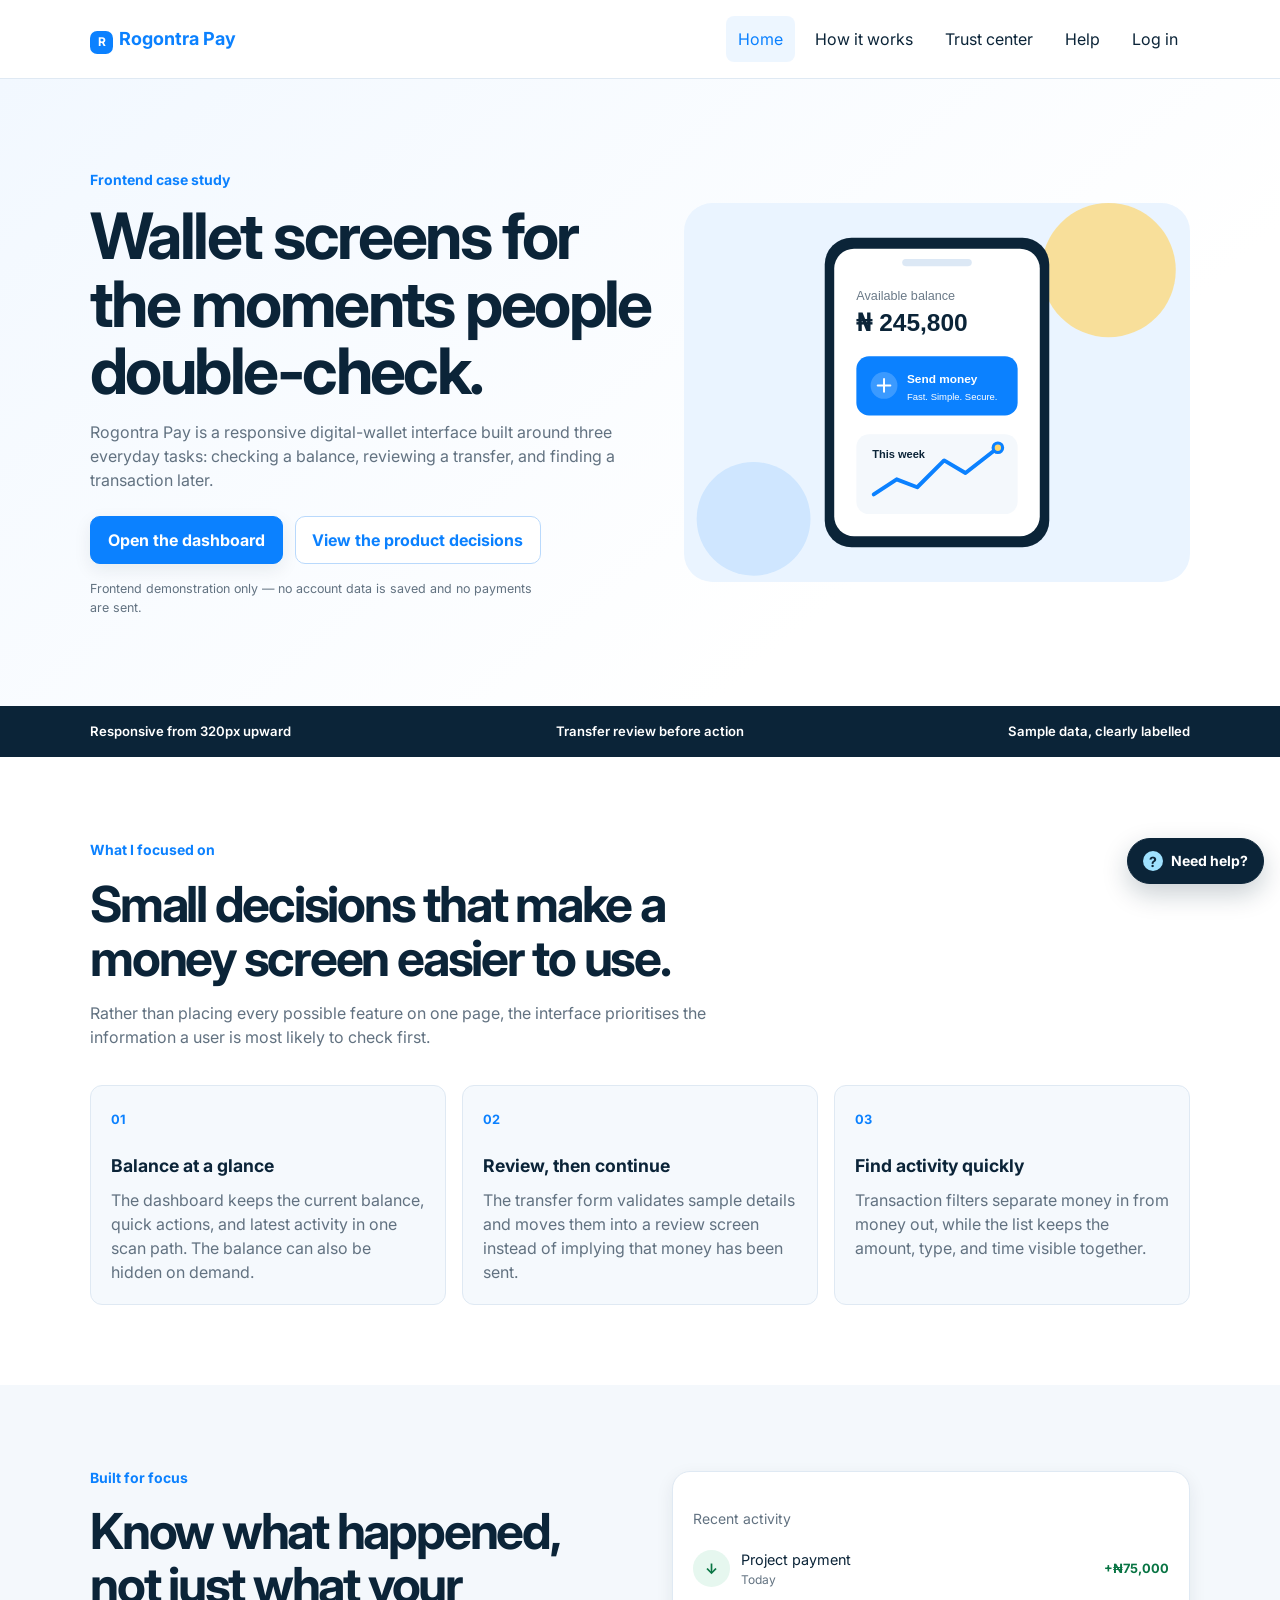
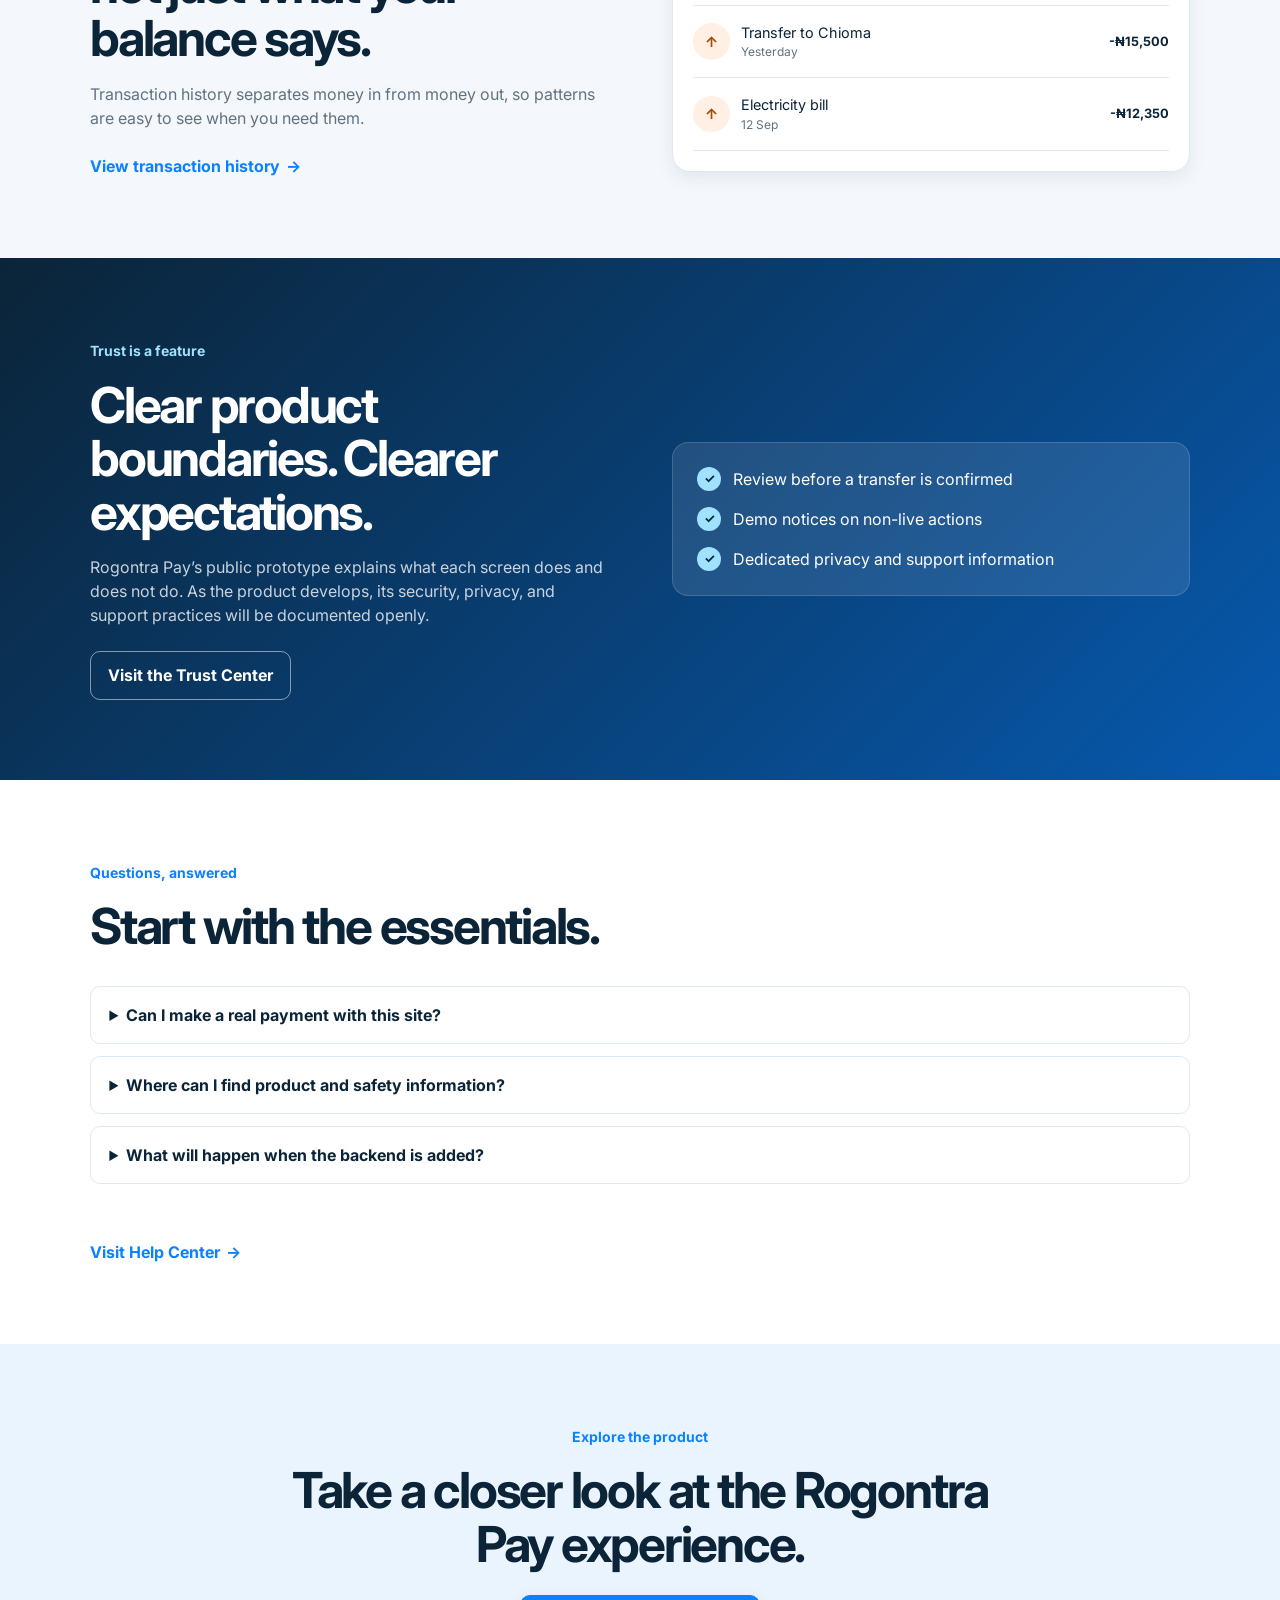
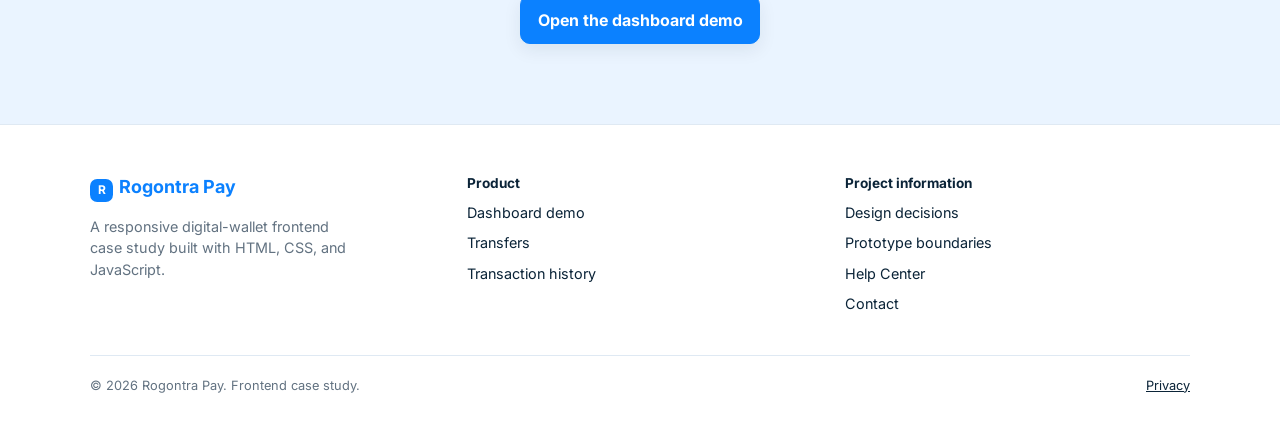
<file: index.html>
<!doctype html>
<html lang="en">
<head>
  <link rel="preconnect" href="https://fonts.googleapis.com">
  <link rel="preconnect" href="https://fonts.gstatic.com" crossorigin>
  <link href="https://fonts.googleapis.com/css2?family=Inter:wght@400;500;600;700&display=swap" rel="stylesheet">
  <meta charset="utf-8"><meta name="viewport" content="width=device-width, initial-scale=1">
  <meta name="description" content="Rogontra Pay is a responsive digital-wallet frontend case study focused on transfers, transaction history, and mobile usability.">
  <meta property="og:title" content="Rogontra Pay — Digital wallet frontend case study"><meta property="og:description" content="A responsive wallet interface built with HTML, CSS, and JavaScript."><meta property="og:type" content="website">
  <title>Rogontra Pay — Digital wallet frontend case study</title><link rel="stylesheet" href="css/style.css">
</head> 
<body>
  <header><div class="container"><a href="index.html" class="logo"><span class="logo-mark" aria-hidden="true">R</span>Rogontra Pay</a><button class="nav-toggle" type="button" aria-controls="primary-navigation" aria-expanded="false" aria-label="Open main menu"><span class="nav-toggle-bars" aria-hidden="true"><span class="nav-toggle-bar"></span><span class="nav-toggle-bar"></span><span class="nav-toggle-bar"></span></span></button><nav id="primary-navigation" class="nav" aria-label="Main navigation"><ul class="nav-list"><li><a href="index.html" aria-current="page">Home</a></li><li><a href="#how-it-works">How it works</a></li><li><a href="trust.html">Trust center</a></li><li><a href="help.html">Help</a></li><li><a href="login.html">Log in</a></li></ul></nav></div></header>
  <main>
    <section class="hero hero-home"><div class="container hero-inner"><div class="hero-copy"><span class="eyebrow">Frontend case study</span><h1>Wallet screens for the moments people double-check.</h1><p class="lead">Rogontra Pay is a responsive digital-wallet interface built around three everyday tasks: checking a balance, reviewing a transfer, and finding a transaction later.</p><div class="hero-ctas"><a class="btn-primary" href="dashboard.html">Open the dashboard</a><a class="btn-secondary" href="#how-it-works">View the product decisions</a></div><p class="prototype-label">Frontend demonstration only — no account data is saved and no payments are sent.</p></div><div class="hero-media"><img src="assets/images/hero-illustration.svg" alt="Rogontra Pay illustration showing a payment dashboard"></div></div></section>
    <section class="proof-strip" aria-label="Project focus"><div class="container"><p>Responsive from 320px upward</p><p>Transfer review before action</p><p>Sample data, clearly labelled</p></div></section>
    <section id="how-it-works" class="product-section"><div class="container"><div class="section-intro"><span class="eyebrow">What I focused on</span><h2>Small decisions that make a money screen easier to use.</h2><p>Rather than placing every possible feature on one page, the interface prioritises the information a user is most likely to check first.</p></div><div class="feature-grid feature-grid-rich"><article class="feature"><span class="feature-number">01</span><h3>Balance at a glance</h3><p>The dashboard keeps the current balance, quick actions, and latest activity in one scan path. The balance can also be hidden on demand.</p></article><article class="feature"><span class="feature-number">02</span><h3>Review, then continue</h3><p>The transfer form validates sample details and moves them into a review screen instead of implying that money has been sent.</p></article><article class="feature"><span class="feature-number">03</span><h3>Find activity quickly</h3><p>Transaction filters separate money in from money out, while the list keeps the amount, type, and time visible together.</p></article></div></div></section>
    <section class="showcase-section"><div class="container showcase-grid"><div><span class="eyebrow">Built for focus</span><h2>Know what happened, not just what your balance says.</h2><p>Transaction history separates money in from money out, so patterns are easy to see when you need them.</p><a class="text-link" href="transactions.html">View transaction history <span aria-hidden="true">→</span></a></div><div class="showcase-card"><p class="card-label">Recent activity</p><div class="mini-transaction"><span class="transaction-icon received">↓</span><span>Project payment<small>Today</small></span><strong class="amount-positive">+₦75,000</strong></div><div class="mini-transaction"><span class="transaction-icon sent">↑</span><span>Transfer to Chioma<small>Yesterday</small></span><strong>-₦15,500</strong></div><div class="mini-transaction"><span class="transaction-icon sent">↑</span><span>Electricity bill<small>12 Sep</small></span><strong>-₦12,350</strong></div></div></div></section>
    <section class="trust-preview"><div class="container trust-preview-grid"><div><span class="eyebrow">Trust is a feature</span><h2>Clear product boundaries. Clearer expectations.</h2><p>Rogontra Pay’s public prototype explains what each screen does and does not do. As the product develops, its security, privacy, and support practices will be documented openly.</p><a class="btn-secondary" href="trust.html">Visit the Trust Center</a></div><ul class="trust-check-list"><li><span>✓</span> Review before a transfer is confirmed</li><li><span>✓</span> Demo notices on non-live actions</li><li><span>✓</span> Dedicated privacy and support information</li></ul></div></section>
    <section class="faq-section"><div class="container"><div class="section-intro"><span class="eyebrow">Questions, answered</span><h2>Start with the essentials.</h2></div><div class="faq-list"><details><summary>Can I make a real payment with this site?</summary><p>No. This is a portfolio prototype. Buttons and forms demonstrate the intended product experience but do not create accounts, store credentials, or process payments.</p></details><details><summary>Where can I find product and safety information?</summary><p>The Trust Center explains the prototype’s boundaries and links to its privacy, terms, and help pages.</p></details><details><summary>What will happen when the backend is added?</summary><p>Real authentication, verification, payment processing, account data, and support workflows will only be enabled after secure backend implementation and appropriate legal review.</p></details></div><a class="text-link" href="help.html">Visit Help Center <span aria-hidden="true">→</span></a></div></section>
    <section class="cta-section"><div class="container"><span class="eyebrow">Explore the product</span><h2>Take a closer look at the Rogontra Pay experience.</h2><a class="btn-primary" href="dashboard.html">Open the dashboard demo</a></div></section>
  </main>
  <footer class="site-footer"><div class="container footer-grid"><div><a href="index.html" class="logo"><span class="logo-mark" aria-hidden="true">R</span>Rogontra Pay</a><p class="footer-description">A responsive digital-wallet frontend case study built with HTML, CSS, and JavaScript.</p></div><div><p class="footer-heading">Product</p><a href="dashboard.html">Dashboard demo</a><a href="transfer.html">Transfers</a><a href="transactions.html">Transaction history</a></div><div><p class="footer-heading">Project information</p><a href="about.html">Design decisions</a><a href="trust.html">Prototype boundaries</a><a href="help.html">Help Center</a><a href="contact.html">Contact</a></div></div><div class="container footer-bottom"><p>© <span id="year"></span> Rogontra Pay. Frontend case study.</p><a href="privacy.html">Privacy</a></div></footer>
  <script src="js/main.js"></script>
</body>
</html>
</file>
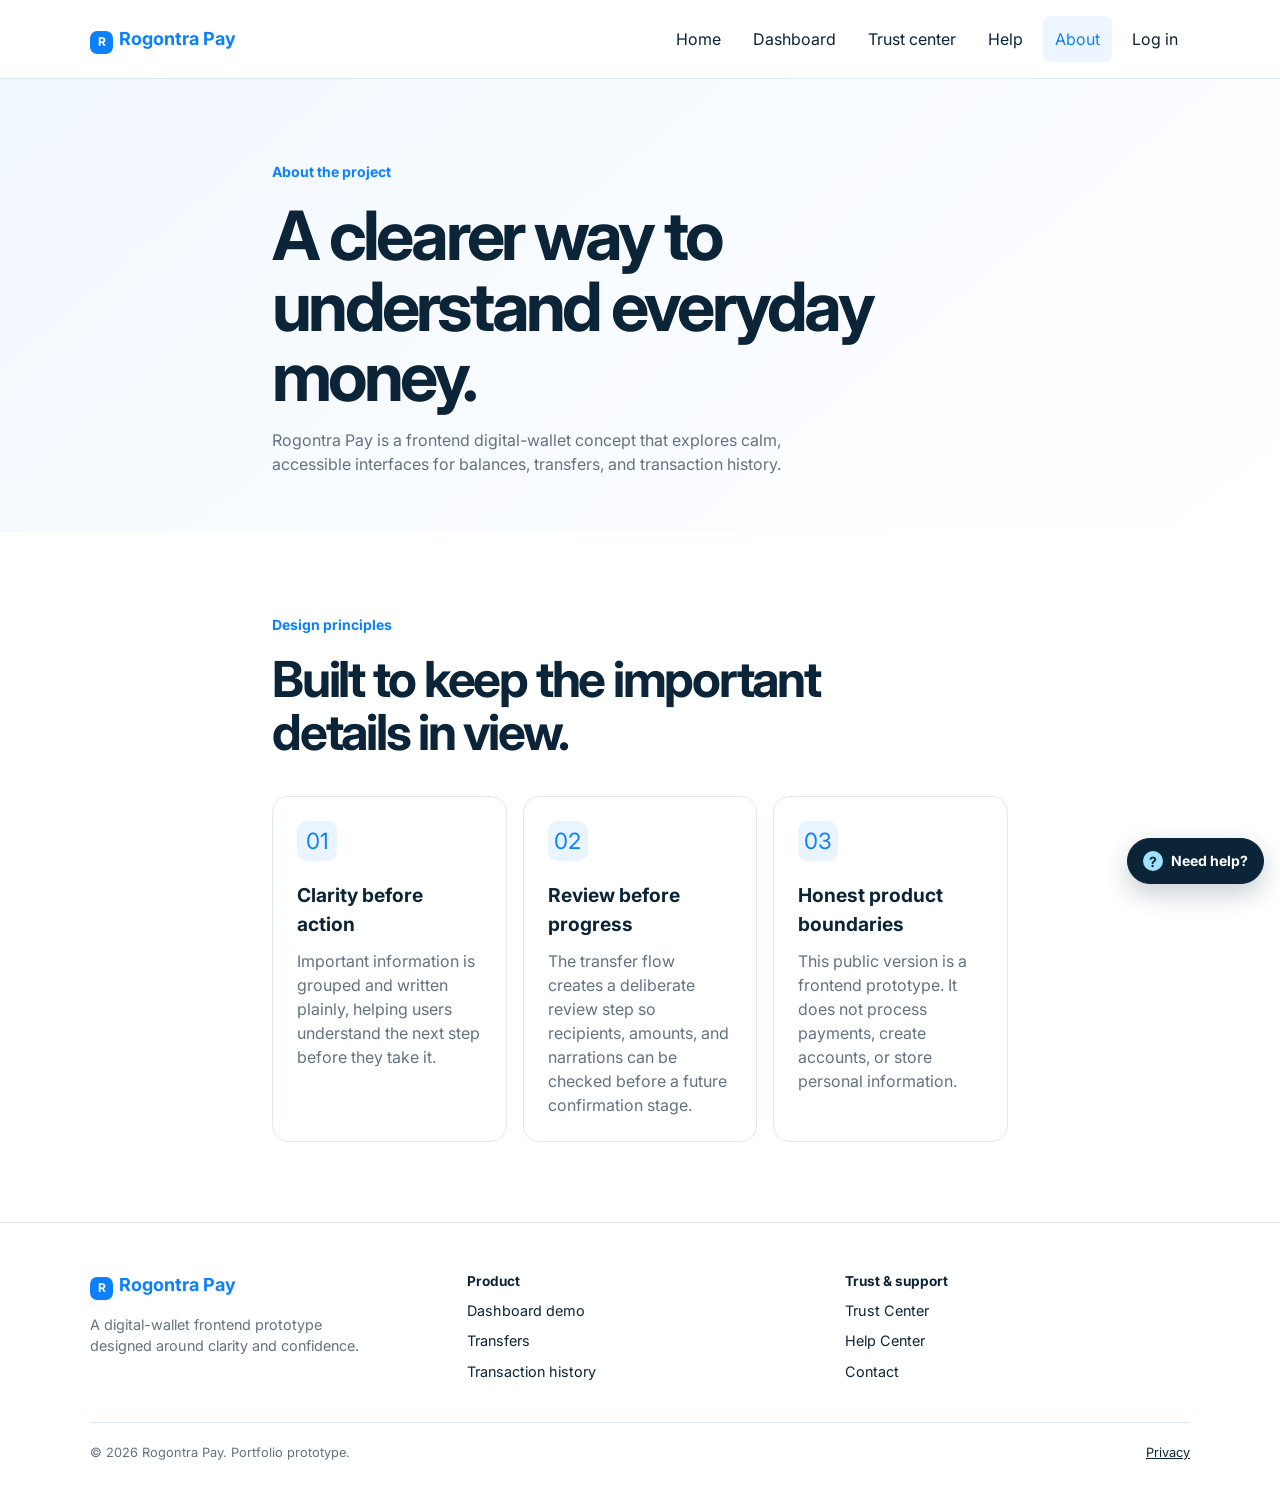
<file: about.html>
<!doctype html>
<html lang="en">
<head>
  <link rel="preconnect" href="https://fonts.googleapis.com">
  <link rel="preconnect" href="https://fonts.gstatic.com" crossorigin>
  <link href="https://fonts.googleapis.com/css2?family=Inter:wght@400;500;600;700&display=swap" rel="stylesheet">
  <meta charset="utf-8">
  <meta name="viewport" content="width=device-width, initial-scale=1">
  <meta name="description" content="Learn about the design thinking behind the Rogontra Pay digital wallet frontend prototype.">
  <title>About Rogontra Pay</title>
  <link rel="stylesheet" href="css/style.css">
</head>
<body>
  <header><div class="container"><a href="index.html" class="logo"><span class="logo-mark" aria-hidden="true">R</span>Rogontra Pay</a><button class="nav-toggle" type="button" aria-controls="primary-navigation" aria-expanded="false" aria-label="Open main menu"><span class="nav-toggle-bars" aria-hidden="true"><span class="nav-toggle-bar"></span><span class="nav-toggle-bar"></span><span class="nav-toggle-bar"></span></span></button><nav id="primary-navigation" class="nav" aria-label="Main navigation"><ul class="nav-list"><li><a href="index.html">Home</a></li><li><a href="dashboard.html">Dashboard</a></li><li><a href="trust.html">Trust center</a></li><li><a href="help.html">Help</a></li><li><a href="about.html" aria-current="page">About</a></li><li><a href="login.html">Log in</a></li></ul></nav></div></header>
  <main>
    <section class="page-hero"><div class="narrow-content"><span class="eyebrow">About the project</span><h1>A clearer way to understand everyday money.</h1><p>Rogontra Pay is a frontend digital-wallet concept that explores calm, accessible interfaces for balances, transfers, and transaction history.</p></div></section>
    <section class="product-section"><div class="narrow-content"><div class="section-intro"><span class="eyebrow">Design principles</span><h2>Built to keep the important details in view.</h2></div><div class="trust-card-grid feature-grid-rich"><article class="trust-card"><span class="trust-icon" aria-hidden="true">01</span><h2>Clarity before action</h2><p>Important information is grouped and written plainly, helping users understand the next step before they take it.</p></article><article class="trust-card"><span class="trust-icon" aria-hidden="true">02</span><h2>Review before progress</h2><p>The transfer flow creates a deliberate review step so recipients, amounts, and narrations can be checked before a future confirmation stage.</p></article><article class="trust-card"><span class="trust-icon" aria-hidden="true">03</span><h2>Honest product boundaries</h2><p>This public version is a frontend prototype. It does not process payments, create accounts, or store personal information.</p></article></div></div></section>
  </main>
  <footer class="site-footer"><div class="container footer-grid"><div><a href="index.html" class="logo"><span class="logo-mark" aria-hidden="true">R</span>Rogontra Pay</a><p class="footer-description">A digital-wallet frontend prototype designed around clarity and confidence.</p></div><div><p class="footer-heading">Product</p><a href="dashboard.html">Dashboard demo</a><a href="transfer.html">Transfers</a><a href="transactions.html">Transaction history</a></div><div><p class="footer-heading">Trust &amp; support</p><a href="trust.html">Trust Center</a><a href="help.html">Help Center</a><a href="contact.html">Contact</a></div></div><div class="container footer-bottom"><p>© <span id="year"></span> Rogontra Pay. Portfolio prototype.</p><a href="privacy.html">Privacy</a></div></footer>
  <script src="js/main.js"></script>
</body>
</html>
</file>
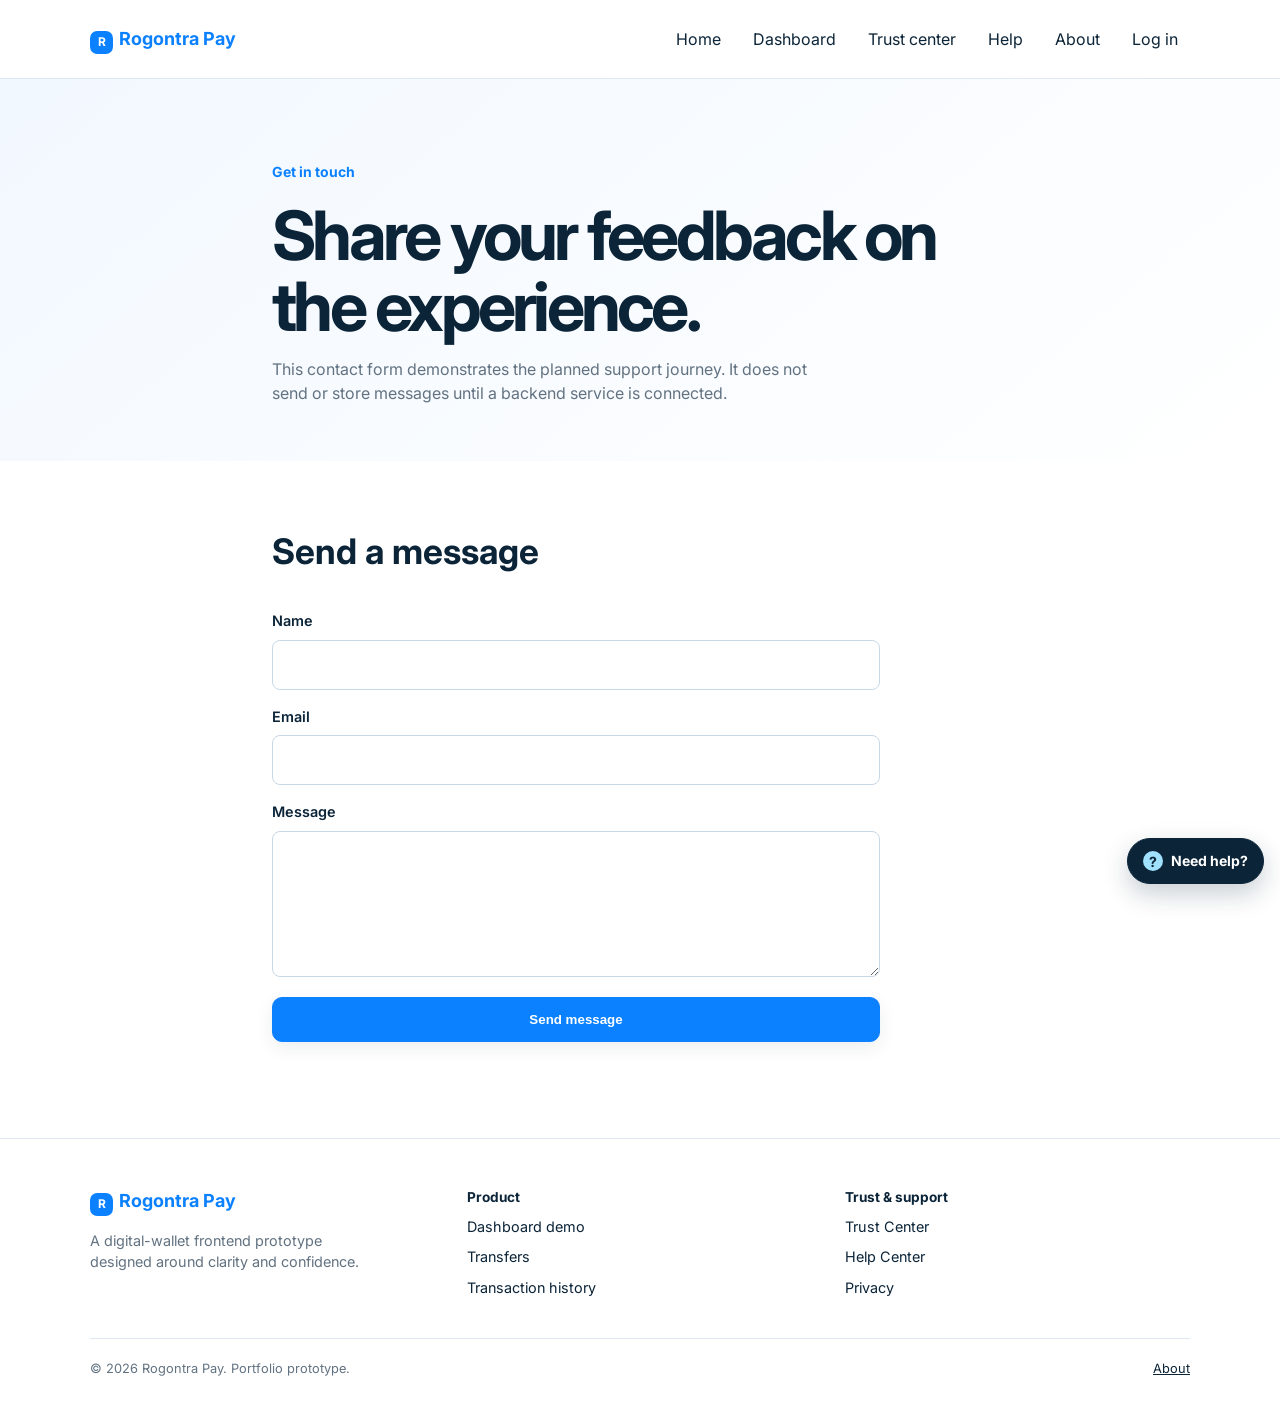
<file: contact.html>
<!doctype html>
<html lang="en">
<head>
  <link rel="preconnect" href="https://fonts.googleapis.com">
  <link rel="preconnect" href="https://fonts.gstatic.com" crossorigin>
  <link href="https://fonts.googleapis.com/css2?family=Inter:wght@400;500;600;700&display=swap" rel="stylesheet">
  <meta charset="utf-8">
  <meta name="viewport" content="width=device-width, initial-scale=1">
  <meta name="description" content="Send feedback about the Rogontra Pay digital wallet frontend prototype.">
  <title>Contact Rogontra Pay</title>
  <link rel="stylesheet" href="css/style.css">
</head>
<body>
  <header><div class="container"><a href="index.html" class="logo"><span class="logo-mark" aria-hidden="true">R</span>Rogontra Pay</a><button class="nav-toggle" type="button" aria-controls="primary-navigation" aria-expanded="false" aria-label="Open main menu"><span class="nav-toggle-bars" aria-hidden="true"><span class="nav-toggle-bar"></span><span class="nav-toggle-bar"></span><span class="nav-toggle-bar"></span></span></button><nav id="primary-navigation" class="nav" aria-label="Main navigation"><ul class="nav-list"><li><a href="index.html">Home</a></li><li><a href="dashboard.html">Dashboard</a></li><li><a href="trust.html">Trust center</a></li><li><a href="help.html">Help</a></li><li><a href="about.html">About</a></li><li><a href="login.html">Log in</a></li></ul></nav></div></header>
  <main>
    <section class="page-hero"><div class="narrow-content"><span class="eyebrow">Get in touch</span><h1>Share your feedback on the experience.</h1><p>This contact form demonstrates the planned support journey. It does not send or store messages until a backend service is connected.</p></div></section>
    <section class="contact-section"><div class="narrow-content"><h2>Send a message</h2><form id="contact-form" data-contact-form novalidate><label for="name">Name</label><input id="name" name="name" type="text" autocomplete="name" required><label for="email">Email</label><input id="email" name="email" type="email" autocomplete="email" required><label for="message">Message</label><textarea id="message" name="message" rows="5" required></textarea><button type="submit" class="btn-primary">Send message</button><p class="form-status" data-contact-status aria-live="polite"></p></form></div></section>
  </main>
  <footer class="site-footer"><div class="container footer-grid"><div><a href="index.html" class="logo"><span class="logo-mark" aria-hidden="true">R</span>Rogontra Pay</a><p class="footer-description">A digital-wallet frontend prototype designed around clarity and confidence.</p></div><div><p class="footer-heading">Product</p><a href="dashboard.html">Dashboard demo</a><a href="transfer.html">Transfers</a><a href="transactions.html">Transaction history</a></div><div><p class="footer-heading">Trust &amp; support</p><a href="trust.html">Trust Center</a><a href="help.html">Help Center</a><a href="privacy.html">Privacy</a></div></div><div class="container footer-bottom"><p>© <span id="year"></span> Rogontra Pay. Portfolio prototype.</p><a href="about.html">About</a></div></footer>
  <script src="js/main.js"></script>
</body>
</html>
</file>
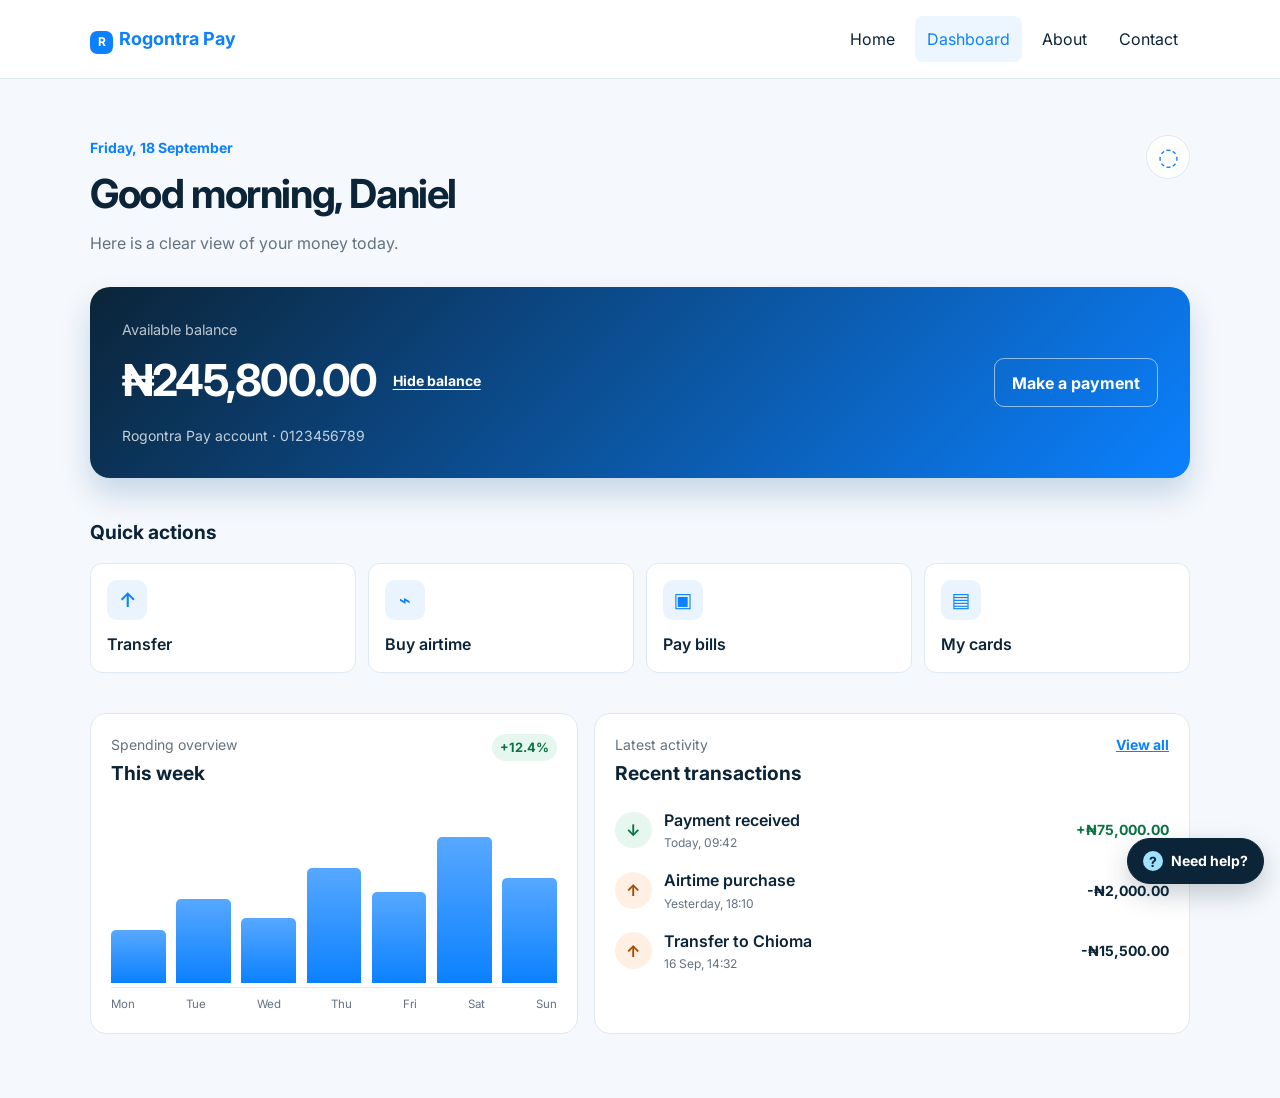
<file: dashboard.html>
<!doctype html>
<html lang="en">
<head>
  <link rel="preconnect" href="https://fonts.googleapis.com">
  <link rel="preconnect" href="https://fonts.gstatic.com" crossorigin>
  <link href="https://fonts.googleapis.com/css2?family=Inter:wght@400;500;600;700&display=swap" rel="stylesheet">
  <meta charset="utf-8">
  <meta name="viewport" content="width=device-width, initial-scale=1">
  <meta name="description" content="Rogontra Pay dashboard demo showing balances, payment shortcuts, and recent activity.">
  <title>Rogontra Pay — Dashboard</title>
  <link rel="stylesheet" href="css/style.css">
</head>
<body class="dashboard-page">
  <header class="dashboard-header">
    <div class="container">
      <a href="index.html" class="logo"><span class="logo-mark" aria-hidden="true">R</span>Rogontra Pay</a>
      <button class="nav-toggle" type="button" aria-controls="primary-navigation" aria-expanded="false" aria-label="Open main menu"><span class="nav-toggle-bars" aria-hidden="true"><span class="nav-toggle-bar"></span><span class="nav-toggle-bar"></span><span class="nav-toggle-bar"></span></span></button>
      <nav id="primary-navigation" class="nav" aria-label="Main navigation">
        <ul class="nav-list">
          <li><a href="index.html">Home</a></li>
          <li><a href="dashboard.html" aria-current="page">Dashboard</a></li>
          <li><a href="about.html">About</a></li>
          <li><a href="contact.html">Contact</a></li>
        </ul>
      </nav>
    </div>
  </header>

  <main class="dashboard-main">
    <div class="container">
      <div class="dashboard-greeting">
        <div>
          <p class="eyebrow">Friday, 18 September</p>
          <h1>Good morning, Daniel</h1>
          <p>Here is a clear view of your money today.</p>
        </div>
        <button class="icon-button" type="button" data-demo-action="Notifications are up to date." aria-label="View notifications">◌</button>
      </div>

      <section class="account-summary" aria-labelledby="balance-heading">
        <div class="balance-copy">
          <p id="balance-heading">Available balance</p>
          <div class="balance-row"><strong data-balance>₦245,800.00</strong><button class="text-button" type="button" data-balance-toggle aria-pressed="false">Hide balance</button></div>
          <span class="account-number">Rogontra Pay account · 0123456789</span>
        </div>
        <a class="btn-secondary balance-action" href="#quick-actions">Make a payment</a>
      </section>

      <section id="quick-actions" class="quick-actions" aria-labelledby="quick-actions-heading">
        <h2 id="quick-actions-heading">Quick actions</h2>
        <div class="action-grid">
          <a class="action-card" href="transfer.html"><span class="action-icon">↑</span><span>Transfer</span></a>
          <button class="action-card" type="button" data-demo-action="Airtime purchase will be connected to the backend later."><span class="action-icon">⌁</span><span>Buy airtime</span></button>
          <button class="action-card" type="button" data-demo-action="Bill payment will be connected to the backend later."><span class="action-icon">▣</span><span>Pay bills</span></button>
          <button class="action-card" type="button" data-demo-action="Card controls will be available in a future dashboard update."><span class="action-icon">▤</span><span>My cards</span></button>
        </div>
      </section>

      <div class="dashboard-grid">
        <section class="dashboard-card spending-card" aria-labelledby="spending-heading">
          <div class="card-heading"><div><p class="card-label">Spending overview</p><h2 id="spending-heading">This week</h2></div><span class="trend-positive">+12.4%</span></div>
          <div class="chart" aria-label="Spending chart for the last seven days" role="img"><span style="height: 31%"></span><span style="height: 49%"></span><span style="height: 38%"></span><span style="height: 67%"></span><span style="height: 53%"></span><span style="height: 85%"></span><span style="height: 61%"></span></div>
          <div class="chart-labels"><span>Mon</span><span>Tue</span><span>Wed</span><span>Thu</span><span>Fri</span><span>Sat</span><span>Sun</span></div>
        </section>

        <section class="dashboard-card transactions-card" aria-labelledby="transactions-heading">
          <div class="card-heading"><div><p class="card-label">Latest activity</p><h2 id="transactions-heading">Recent transactions</h2></div><a class="text-button" href="transactions.html">View all</a></div>
          <ul class="transaction-list">
            <li><span class="transaction-icon received">↓</span><span class="transaction-name">Payment received<small>Today, 09:42</small></span><strong class="amount-positive">+₦75,000.00</strong></li>
            <li><span class="transaction-icon sent">↑</span><span class="transaction-name">Airtime purchase<small>Yesterday, 18:10</small></span><strong>-₦2,000.00</strong></li>
            <li><span class="transaction-icon sent">↑</span><span class="transaction-name">Transfer to Chioma<small>16 Sep, 14:32</small></span><strong>-₦15,500.00</strong></li>
          </ul>
        </section>
      </div>
    </div>
  </main>
  <div class="toast" role="status" aria-live="polite"></div>
  <script src="js/main.js"></script>
</body>
</html>
</file>
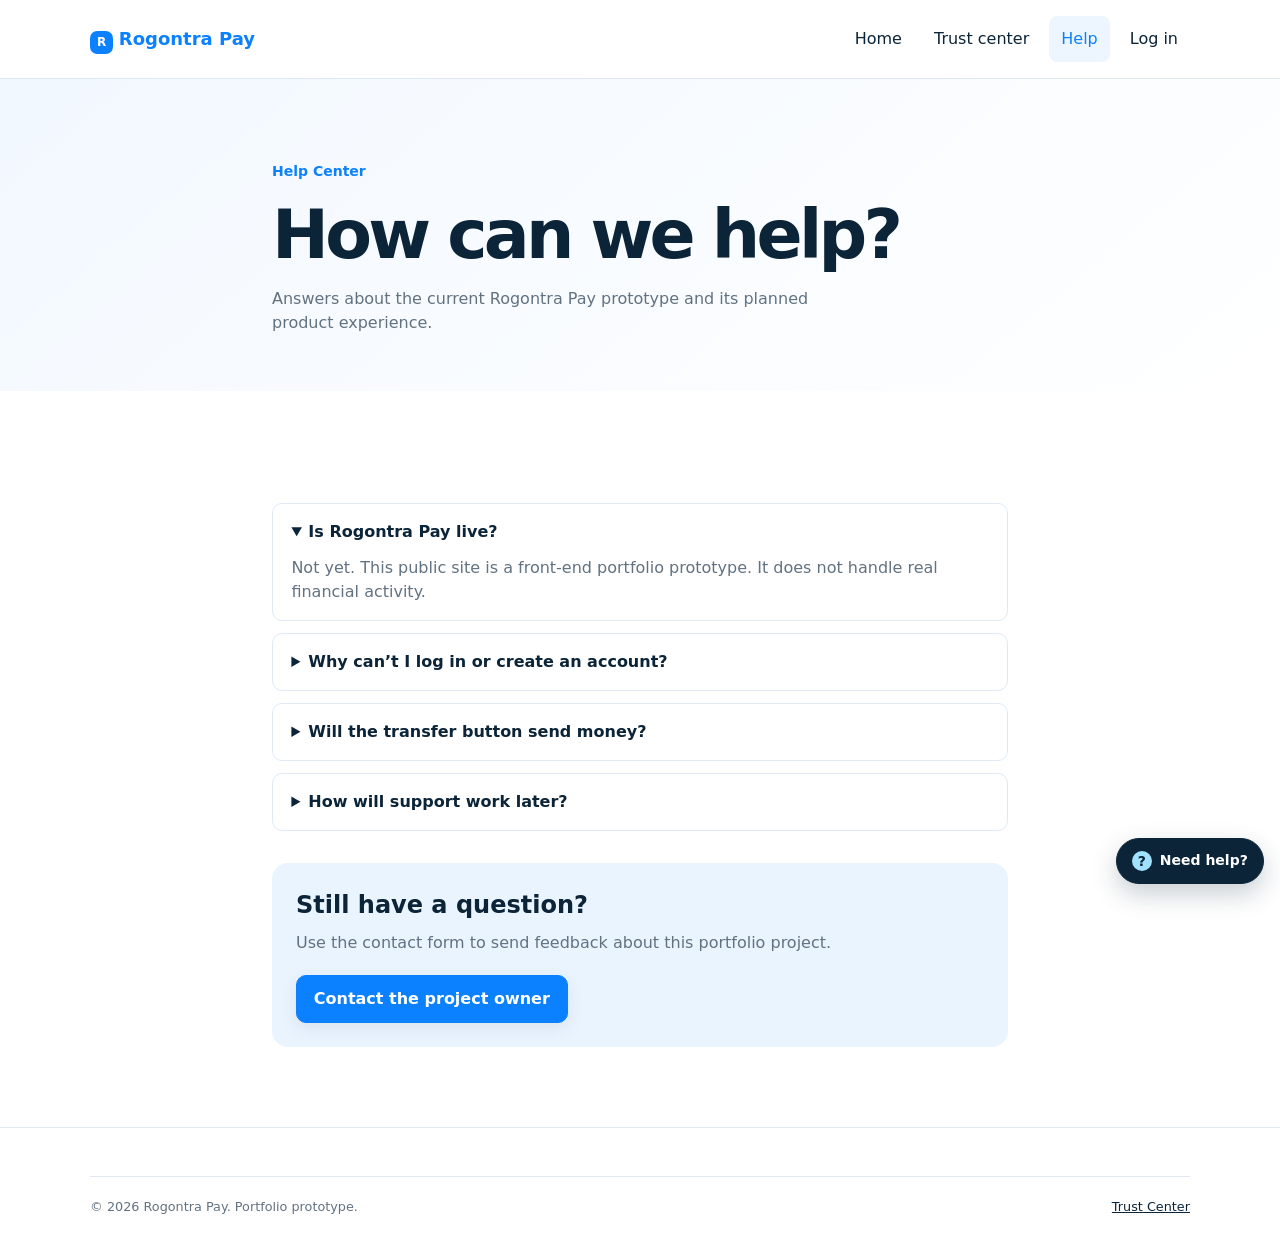
<file: help.html>
<!doctype html>
<html lang="en">
<head><meta charset="utf-8"><meta name="viewport" content="width=device-width, initial-scale=1"><meta name="description" content="Help Center for the Rogontra Pay portfolio prototype."><title>Rogontra Pay — Help Center</title><link rel="stylesheet" href="css/style.css"></head>
<body><header><div class="container"><a href="index.html" class="logo"><span class="logo-mark" aria-hidden="true">R</span>Rogontra Pay</a><button class="nav-toggle" type="button" aria-controls="primary-navigation" aria-expanded="false" aria-label="Open main menu"><span class="nav-toggle-bars" aria-hidden="true"><span class="nav-toggle-bar"></span><span class="nav-toggle-bar"></span><span class="nav-toggle-bar"></span></span></button><nav id="primary-navigation" class="nav" aria-label="Main navigation"><ul class="nav-list"><li><a href="index.html">Home</a></li><li><a href="trust.html">Trust center</a></li><li><a href="help.html" aria-current="page">Help</a></li><li><a href="login.html">Log in</a></li></ul></nav></div></header>
<main><section class="page-hero"><div class="container narrow-content"><span class="eyebrow">Help Center</span><h1>How can we help?</h1><p>Answers about the current Rogontra Pay prototype and its planned product experience.</p></div></section><section class="help-section"><div class="container narrow-content"><div class="faq-list"><details open><summary>Is Rogontra Pay live?</summary><p>Not yet. This public site is a front-end portfolio prototype. It does not handle real financial activity.</p></details><details><summary>Why can’t I log in or create an account?</summary><p>Authentication is currently visual only. Secure account creation requires a backend, identity verification flow, and appropriate data protection controls.</p></details><details><summary>Will the transfer button send money?</summary><p>No. The transfer screens validate sample inputs and show a review step only. No bank or wallet connections are present.</p></details><details><summary>How will support work later?</summary><p>A live version should offer a verified support channel, case tracking, clear response times, and an escalation route for security concerns.</p></details></div><div class="help-contact"><h2>Still have a question?</h2><p>Use the contact form to send feedback about this portfolio project.</p><a class="btn-primary" href="contact.html#contact-form">Contact the project owner</a></div></div></section></main><footer class="site-footer"><div class="container footer-bottom"><p>© <span id="year"></span> Rogontra Pay. Portfolio prototype.</p><a href="trust.html">Trust Center</a></div></footer><script src="js/main.js"></script></body>
</html>
</file>
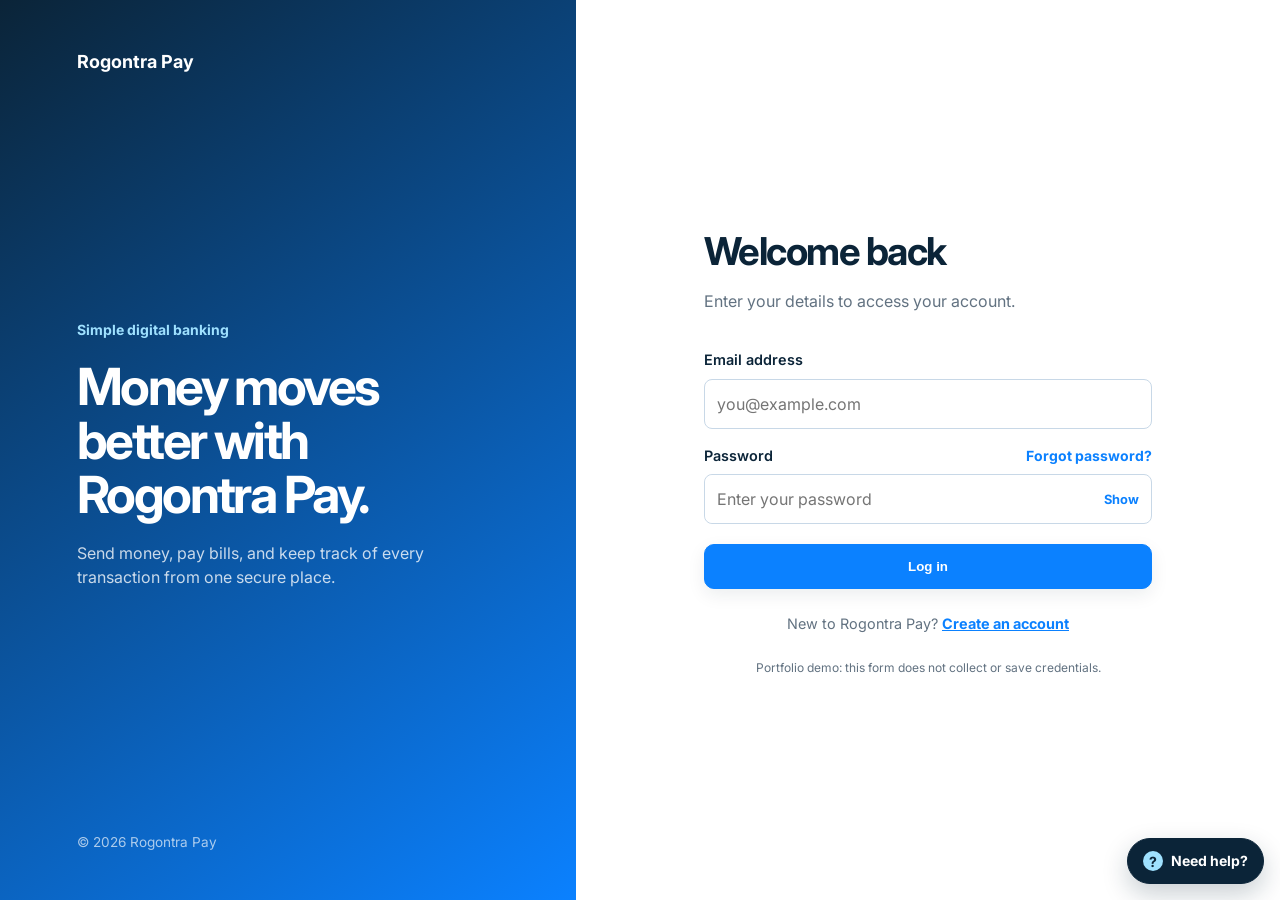
<file: login.html>
<!doctype html>
<html lang="en">
<head>
  <link rel="preconnect" href="https://fonts.googleapis.com">
  <link rel="preconnect" href="https://fonts.gstatic.com" crossorigin>
  <link href="https://fonts.googleapis.com/css2?family=Inter:wght@400;500;600;700&display=swap" rel="stylesheet">
  <meta charset="utf-8">
  <meta name="viewport" content="width=device-width, initial-scale=1">
  <meta name="description" content="Sign in to the Rogontra Pay demo.">
  <title>Rogontra Pay — Log in</title>
  <link rel="stylesheet" href="css/style.css">
</head>
<body class="auth-page">
  <main class="auth-layout">
    <section class="auth-intro">
      <a class="logo" href="index.html">Rogontra Pay</a>
      <div>
        <p class="eyebrow">Simple digital banking</p>
        <h1>Money moves better with Rogontra Pay.</h1>
        <p>Send money, pay bills, and keep track of every transaction from one secure place.</p>
      </div>
      <p class="auth-footer-copy">© <span id="year"></span> Rogontra Pay</p>
    </section>

    <section class="auth-panel" aria-labelledby="login-heading">
      <div class="auth-card">
        <a class="back-link mobile-back-link" href="index.html">← Back to home</a>
        <h2 id="login-heading">Welcome back</h2>
        <p class="auth-subtitle">Enter your details to access your account.</p>
        <form class="auth-form" data-auth-form novalidate>
          <label for="login-email">Email address</label>
          <input id="login-email" name="email" type="email" autocomplete="email" placeholder="you@example.com" required>

          <div class="label-row"><label for="login-password">Password</label><button type="button" class="text-button" data-demo-action="Password reset will be added with the authentication backend.">Forgot password?</button></div>
          <div class="password-field"><input id="login-password" name="password" type="password" autocomplete="current-password" minlength="8" placeholder="Enter your password" required><button class="password-toggle" type="button" data-password-toggle aria-label="Show password">Show</button></div>

          <button class="btn-primary auth-submit" type="submit">Log in</button>
        </form>
        <p class="auth-switch">New to Rogontra Pay? <a href="signup.html">Create an account</a></p>
        <p class="auth-demo-note">Portfolio demo: this form does not collect or save credentials.</p>
      </div>
    </section>
  </main>
  <div class="toast" role="status" aria-live="polite"></div>
  <script src="js/main.js"></script>
</body>
</html>
</file>
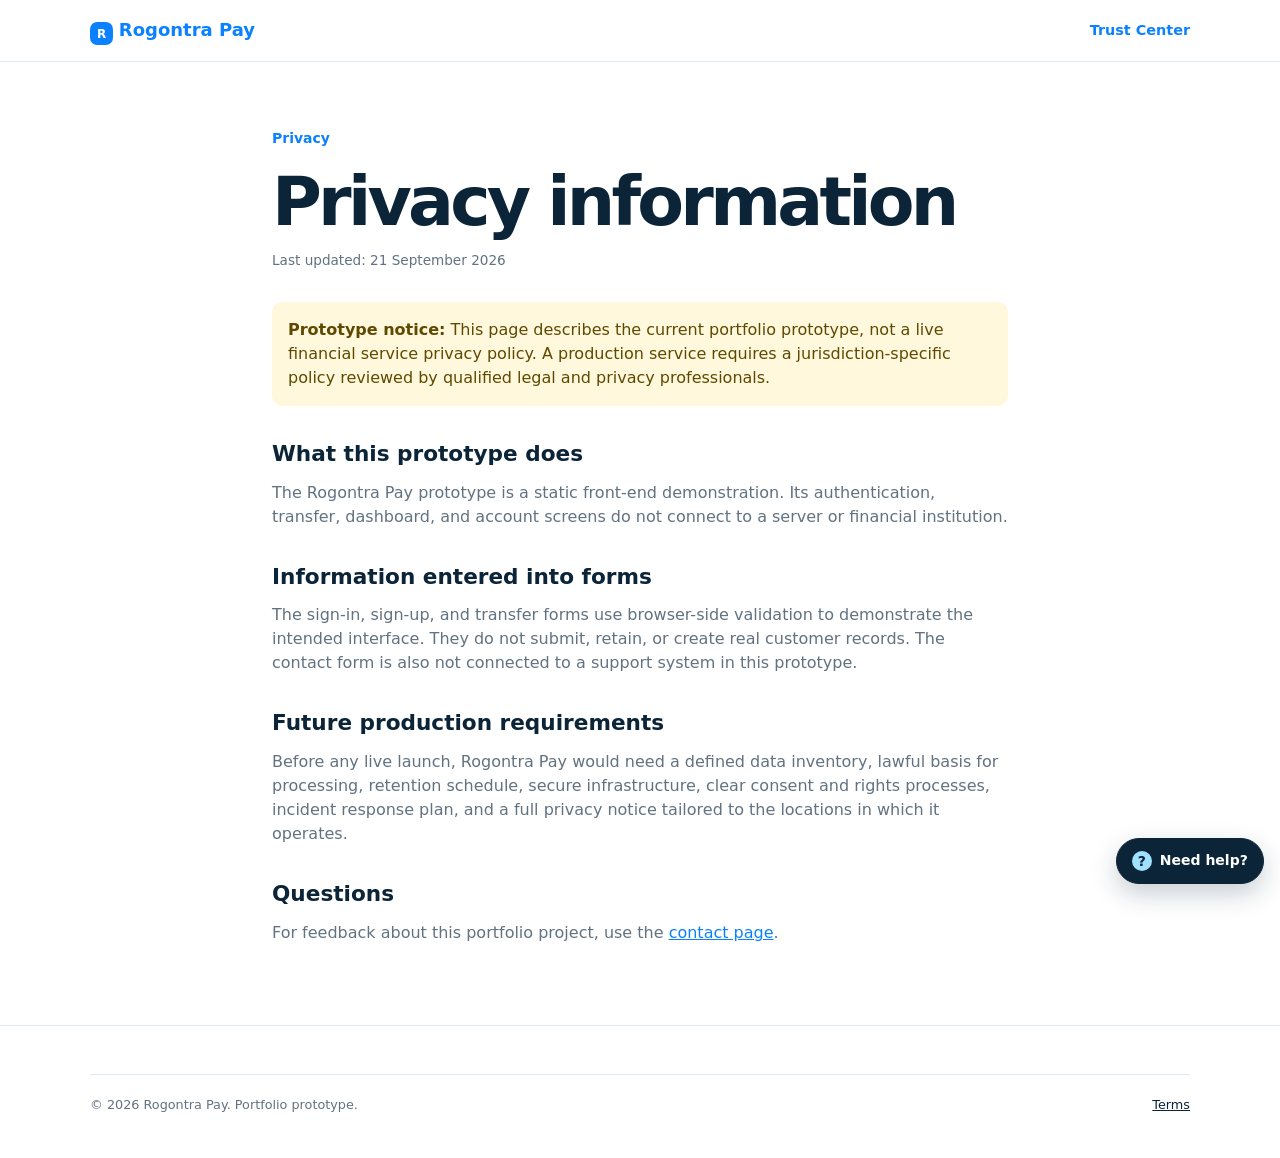
<file: privacy.html>
<!doctype html>
<html lang="en">
<head><meta charset="utf-8"><meta name="viewport" content="width=device-width, initial-scale=1"><meta name="description" content="Privacy information for the Rogontra Pay portfolio prototype."><title>Rogontra Pay — Privacy</title><link rel="stylesheet" href="css/style.css"></head>
<body><header><div class="container"><a href="index.html" class="logo"><span class="logo-mark" aria-hidden="true">R</span>Rogontra Pay</a><a class="header-link" href="trust.html">Trust Center</a></div></header><main><article class="legal-page container narrow-content"><span class="eyebrow">Privacy</span><h1>Privacy information</h1><p class="legal-updated">Last updated: 21 September 2026</p><div class="legal-notice"><strong>Prototype notice:</strong> This page describes the current portfolio prototype, not a live financial service privacy policy. A production service requires a jurisdiction-specific policy reviewed by qualified legal and privacy professionals.</div><h2>What this prototype does</h2><p>The Rogontra Pay prototype is a static front-end demonstration. Its authentication, transfer, dashboard, and account screens do not connect to a server or financial institution.</p><h2>Information entered into forms</h2><p>The sign-in, sign-up, and transfer forms use browser-side validation to demonstrate the intended interface. They do not submit, retain, or create real customer records. The contact form is also not connected to a support system in this prototype.</p><h2>Future production requirements</h2><p>Before any live launch, Rogontra Pay would need a defined data inventory, lawful basis for processing, retention schedule, secure infrastructure, clear consent and rights processes, incident response plan, and a full privacy notice tailored to the locations in which it operates.</p><h2>Questions</h2><p>For feedback about this portfolio project, use the <a href="contact.html">contact page</a>.</p></article></main><footer class="site-footer"><div class="container footer-bottom"><p>© <span id="year"></span> Rogontra Pay. Portfolio prototype.</p><a href="terms.html">Terms</a></div></footer><script src="js/main.js"></script></body>
</html>
</file>
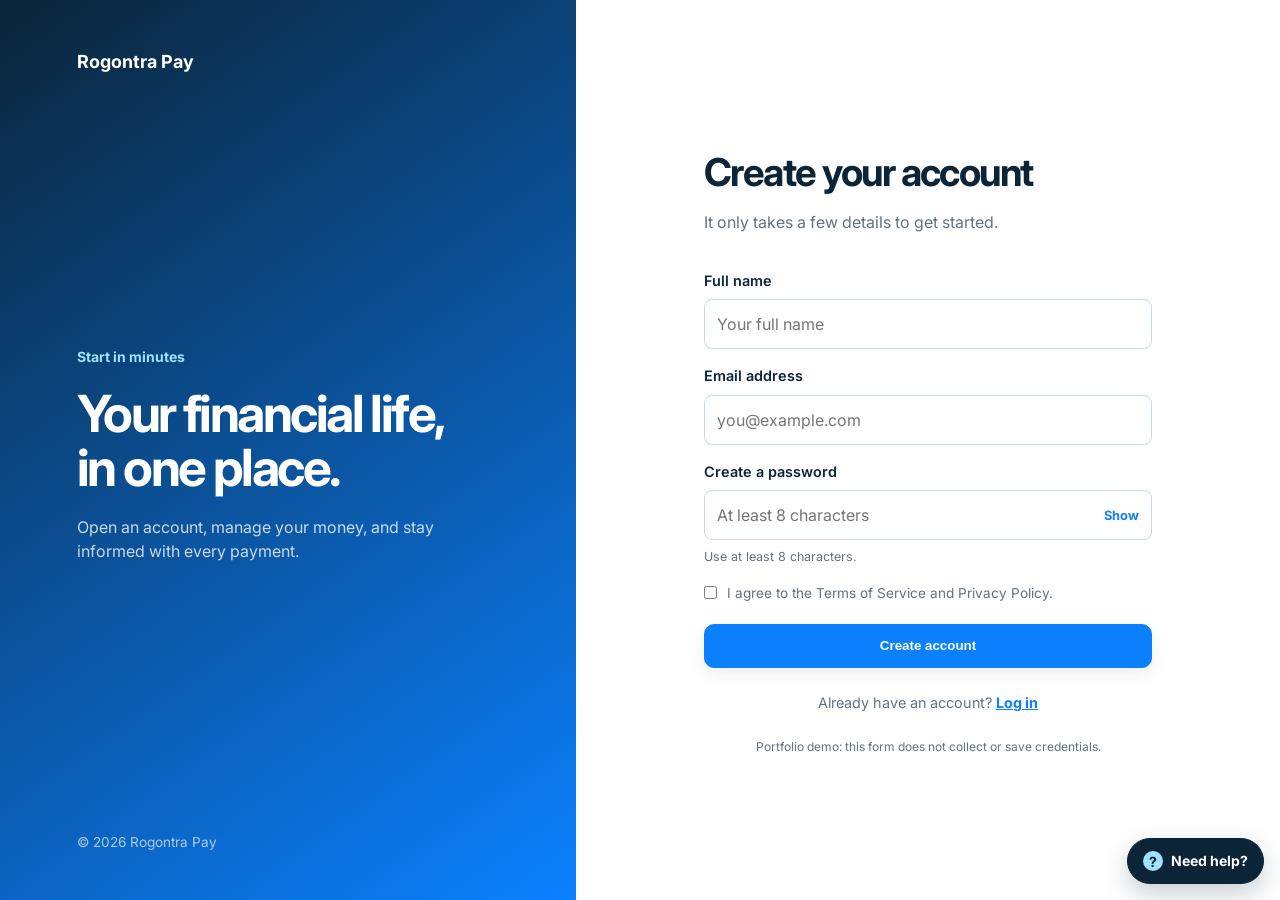
<file: signup.html>
<!doctype html>
<html lang="en">
<head>
  <link rel="preconnect" href="https://fonts.googleapis.com">
  <link rel="preconnect" href="https://fonts.gstatic.com" crossorigin>
  <link href="https://fonts.googleapis.com/css2?family=Inter:wght@400;500;600;700&display=swap" rel="stylesheet">
  <meta charset="utf-8">
  <meta name="viewport" content="width=device-width, initial-scale=1">
  <meta name="description" content="Create a Rogontra Pay demo account.">
  <title>Rogontra Pay — Create account</title>
  <link rel="stylesheet" href="css/style.css">
</head>
<body class="auth-page">
  <main class="auth-layout">
    <section class="auth-intro">
      <a class="logo" href="index.html">Rogontra Pay</a>
      <div>
        <p class="eyebrow">Start in minutes</p>
        <h1>Your financial life, in one place.</h1>
        <p>Open an account, manage your money, and stay informed with every payment.</p>
      </div>
      <p class="auth-footer-copy">© <span id="year"></span> Rogontra Pay</p>
    </section>

    <section class="auth-panel" aria-labelledby="signup-heading">
      <div class="auth-card">
        <a class="back-link mobile-back-link" href="index.html">← Back to home</a>
        <h2 id="signup-heading">Create your account</h2>
        <p class="auth-subtitle">It only takes a few details to get started.</p>
        <form class="auth-form" data-auth-form novalidate>
          <label for="full-name">Full name</label>
          <input id="full-name" name="name" type="text" autocomplete="name" placeholder="Your full name" required>

          <label for="signup-email">Email address</label>
          <input id="signup-email" name="email" type="email" autocomplete="email" placeholder="you@example.com" required>

          <label for="signup-password">Create a password</label>
          <div class="password-field"><input id="signup-password" name="password" type="password" autocomplete="new-password" minlength="8" placeholder="At least 8 characters" required><button class="password-toggle" type="button" data-password-toggle aria-label="Show password">Show</button></div>
          <p class="field-hint">Use at least 8 characters.</p>

          <label class="terms-label"><input type="checkbox" required> <span>I agree to the Terms of Service and Privacy Policy.</span></label>
          <button class="btn-primary auth-submit" type="submit">Create account</button>
        </form>
        <p class="auth-switch">Already have an account? <a href="login.html">Log in</a></p>
        <p class="auth-demo-note">Portfolio demo: this form does not collect or save credentials.</p>
      </div>
    </section>
  </main>
  <div class="toast" role="status" aria-live="polite"></div>
  <script src="js/main.js"></script>
</body>
</html>
</file>
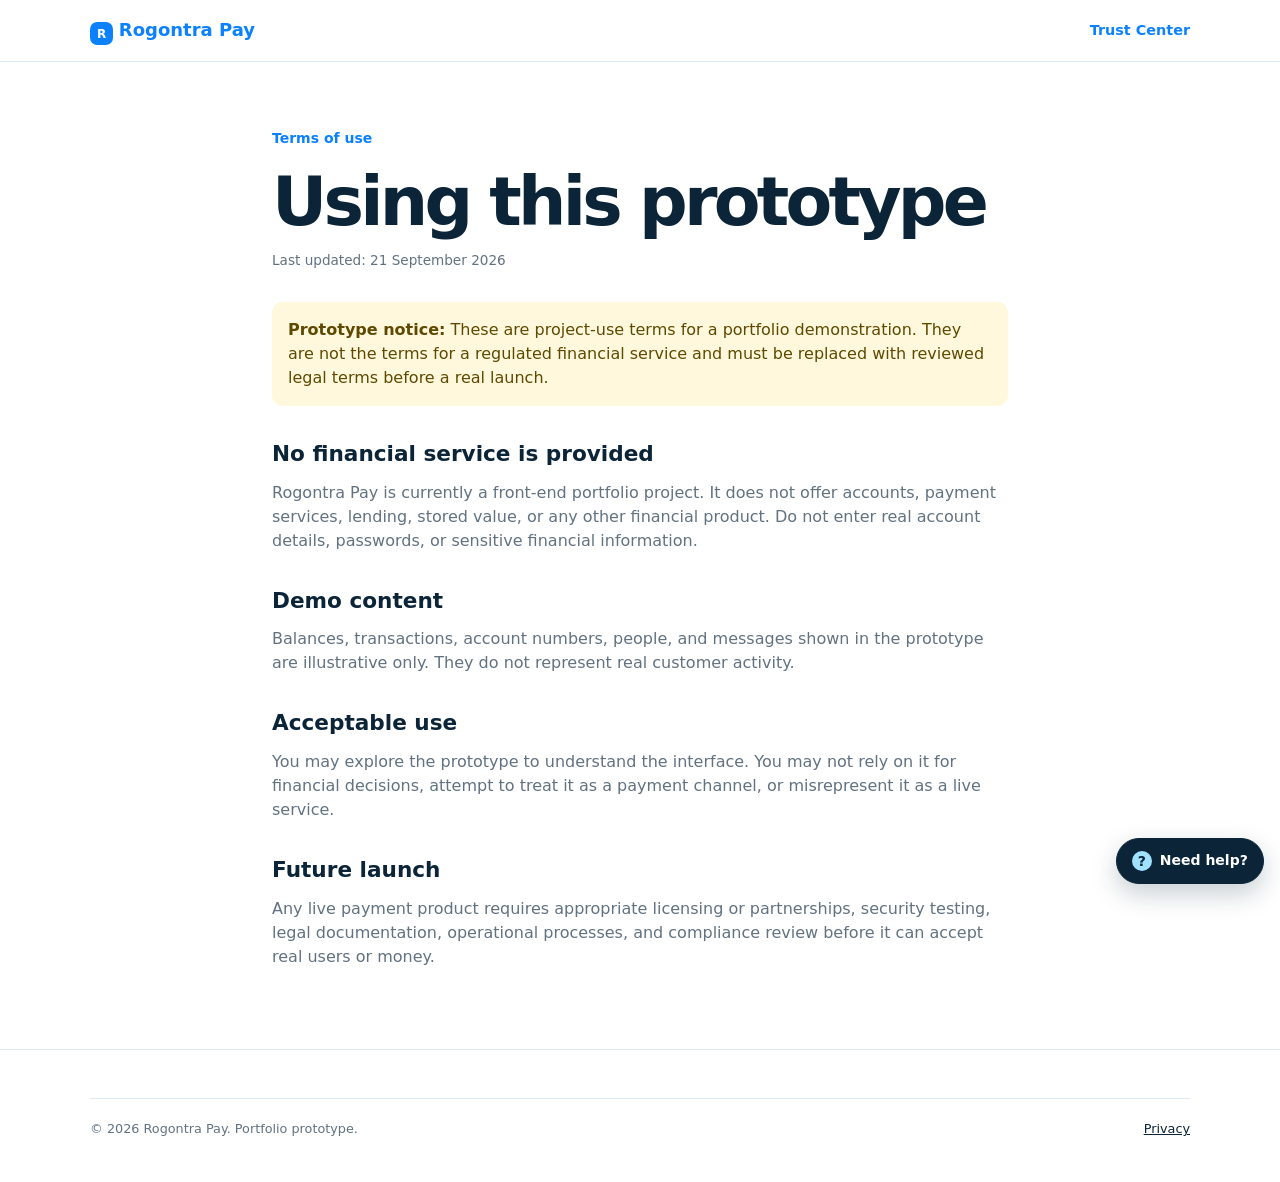
<file: terms.html>
<!doctype html>
<html lang="en">
<head><meta charset="utf-8"><meta name="viewport" content="width=device-width, initial-scale=1"><meta name="description" content="Terms of use for the Rogontra Pay portfolio prototype."><title>Rogontra Pay — Terms of use</title><link rel="stylesheet" href="css/style.css"></head>
<body><header><div class="container"><a href="index.html" class="logo"><span class="logo-mark" aria-hidden="true">R</span>Rogontra Pay</a><a class="header-link" href="trust.html">Trust Center</a></div></header><main><article class="legal-page container narrow-content"><span class="eyebrow">Terms of use</span><h1>Using this prototype</h1><p class="legal-updated">Last updated: 21 September 2026</p><div class="legal-notice"><strong>Prototype notice:</strong> These are project-use terms for a portfolio demonstration. They are not the terms for a regulated financial service and must be replaced with reviewed legal terms before a real launch.</div><h2>No financial service is provided</h2><p>Rogontra Pay is currently a front-end portfolio project. It does not offer accounts, payment services, lending, stored value, or any other financial product. Do not enter real account details, passwords, or sensitive financial information.</p><h2>Demo content</h2><p>Balances, transactions, account numbers, people, and messages shown in the prototype are illustrative only. They do not represent real customer activity.</p><h2>Acceptable use</h2><p>You may explore the prototype to understand the interface. You may not rely on it for financial decisions, attempt to treat it as a payment channel, or misrepresent it as a live service.</p><h2>Future launch</h2><p>Any live payment product requires appropriate licensing or partnerships, security testing, legal documentation, operational processes, and compliance review before it can accept real users or money.</p></article></main><footer class="site-footer"><div class="container footer-bottom"><p>© <span id="year"></span> Rogontra Pay. Portfolio prototype.</p><a href="privacy.html">Privacy</a></div></footer><script src="js/main.js"></script></body>
</html>
</file>
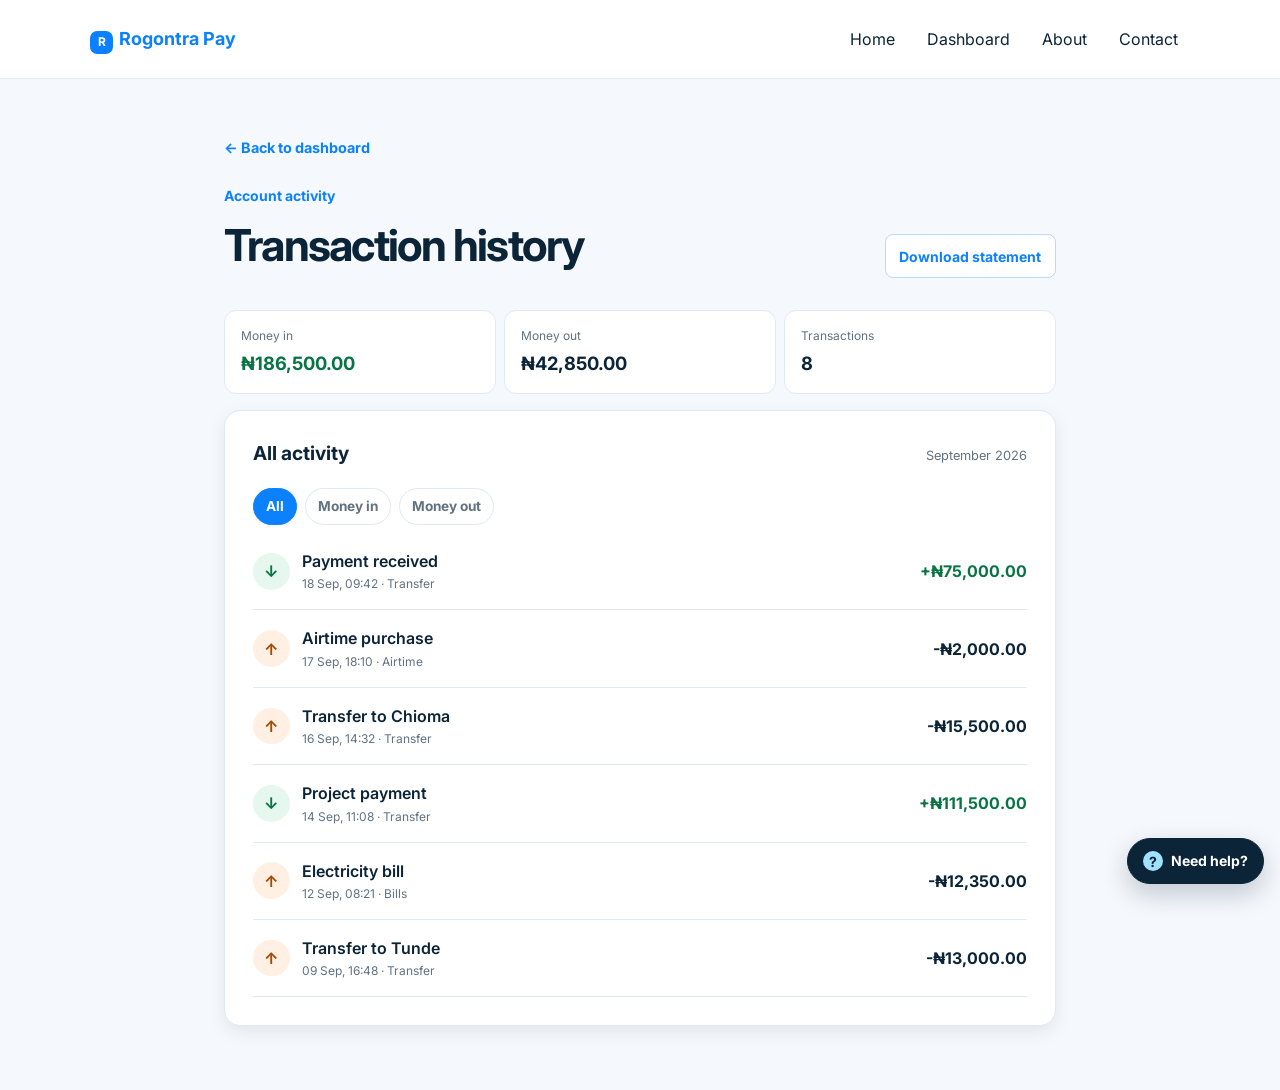
<file: transactions.html>
<!doctype html>
<html lang="en">
<head>
  <link rel="preconnect" href="https://fonts.googleapis.com">
  <link rel="preconnect" href="https://fonts.gstatic.com" crossorigin>
  <link href="https://fonts.googleapis.com/css2?family=Inter:wght@400;500;600;700&display=swap" rel="stylesheet">
  <meta charset="utf-8">
  <meta name="viewport" content="width=device-width, initial-scale=1">
  <meta name="description" content="Rogontra Pay transaction history demo.">
  <title>Rogontra Pay — Transaction history</title>
  <link rel="stylesheet" href="css/style.css">
</head>
<body class="dashboard-page">
  <header class="dashboard-header">
    <div class="container">
      <a href="index.html" class="logo"><span class="logo-mark" aria-hidden="true">R</span>Rogontra Pay</a>
      <button class="nav-toggle" type="button" aria-controls="primary-navigation" aria-expanded="false" aria-label="Open main menu"><span class="nav-toggle-bars" aria-hidden="true"><span class="nav-toggle-bar"></span><span class="nav-toggle-bar"></span><span class="nav-toggle-bar"></span></span></button>
      <nav id="primary-navigation" class="nav" aria-label="Main navigation">
        <ul class="nav-list">
          <li><a href="index.html">Home</a></li>
          <li><a href="dashboard.html">Dashboard</a></li>
          <li><a href="about.html">About</a></li>
          <li><a href="contact.html">Contact</a></li>
        </ul>
      </nav>
    </div>
  </header>

  <main class="transactions-main">
    <div class="transactions-shell">
      <a class="back-link" href="dashboard.html">← Back to dashboard</a>
      <div class="transactions-heading">
        <div><p class="eyebrow">Account activity</p><h1>Transaction history</h1></div>
        <button class="download-button" type="button" data-demo-action="Statement downloads will be available when the backend is connected.">Download statement</button>
      </div>

      <section class="history-summary" aria-label="Transaction summary">
        <div><span>Money in</span><strong class="amount-positive">₦186,500.00</strong></div>
        <div><span>Money out</span><strong>₦42,850.00</strong></div>
        <div><span>Transactions</span><strong>8</strong></div>
      </section>

      <section class="history-card" aria-labelledby="activity-heading">
        <div class="history-card-heading"><h2 id="activity-heading">All activity</h2><span>September 2026</span></div>
        <div class="transaction-filters" role="group" aria-label="Filter transactions">
          <button class="filter-button is-active" type="button" data-transaction-filter="all" aria-pressed="true">All</button>
          <button class="filter-button" type="button" data-transaction-filter="in" aria-pressed="false">Money in</button>
          <button class="filter-button" type="button" data-transaction-filter="out" aria-pressed="false">Money out</button>
        </div>

        <ul class="history-list" data-transaction-list>
          <li data-transaction-type="in"><span class="transaction-icon received">↓</span><span class="transaction-name">Payment received<small>18 Sep, 09:42 · Transfer</small></span><strong class="amount-positive">+₦75,000.00</strong></li>
          <li data-transaction-type="out"><span class="transaction-icon sent">↑</span><span class="transaction-name">Airtime purchase<small>17 Sep, 18:10 · Airtime</small></span><strong>-₦2,000.00</strong></li>
          <li data-transaction-type="out"><span class="transaction-icon sent">↑</span><span class="transaction-name">Transfer to Chioma<small>16 Sep, 14:32 · Transfer</small></span><strong>-₦15,500.00</strong></li>
          <li data-transaction-type="in"><span class="transaction-icon received">↓</span><span class="transaction-name">Project payment<small>14 Sep, 11:08 · Transfer</small></span><strong class="amount-positive">+₦111,500.00</strong></li>
          <li data-transaction-type="out"><span class="transaction-icon sent">↑</span><span class="transaction-name">Electricity bill<small>12 Sep, 08:21 · Bills</small></span><strong>-₦12,350.00</strong></li>
          <li data-transaction-type="out"><span class="transaction-icon sent">↑</span><span class="transaction-name">Transfer to Tunde<small>09 Sep, 16:48 · Transfer</small></span><strong>-₦13,000.00</strong></li>
        </ul>
        <p class="empty-history" data-empty-history hidden>No transactions match this filter.</p>
      </section>
    </div>
  </main>
  <div class="toast" role="status" aria-live="polite"></div>
  <script src="js/main.js"></script>
</body>
</html>
</file>
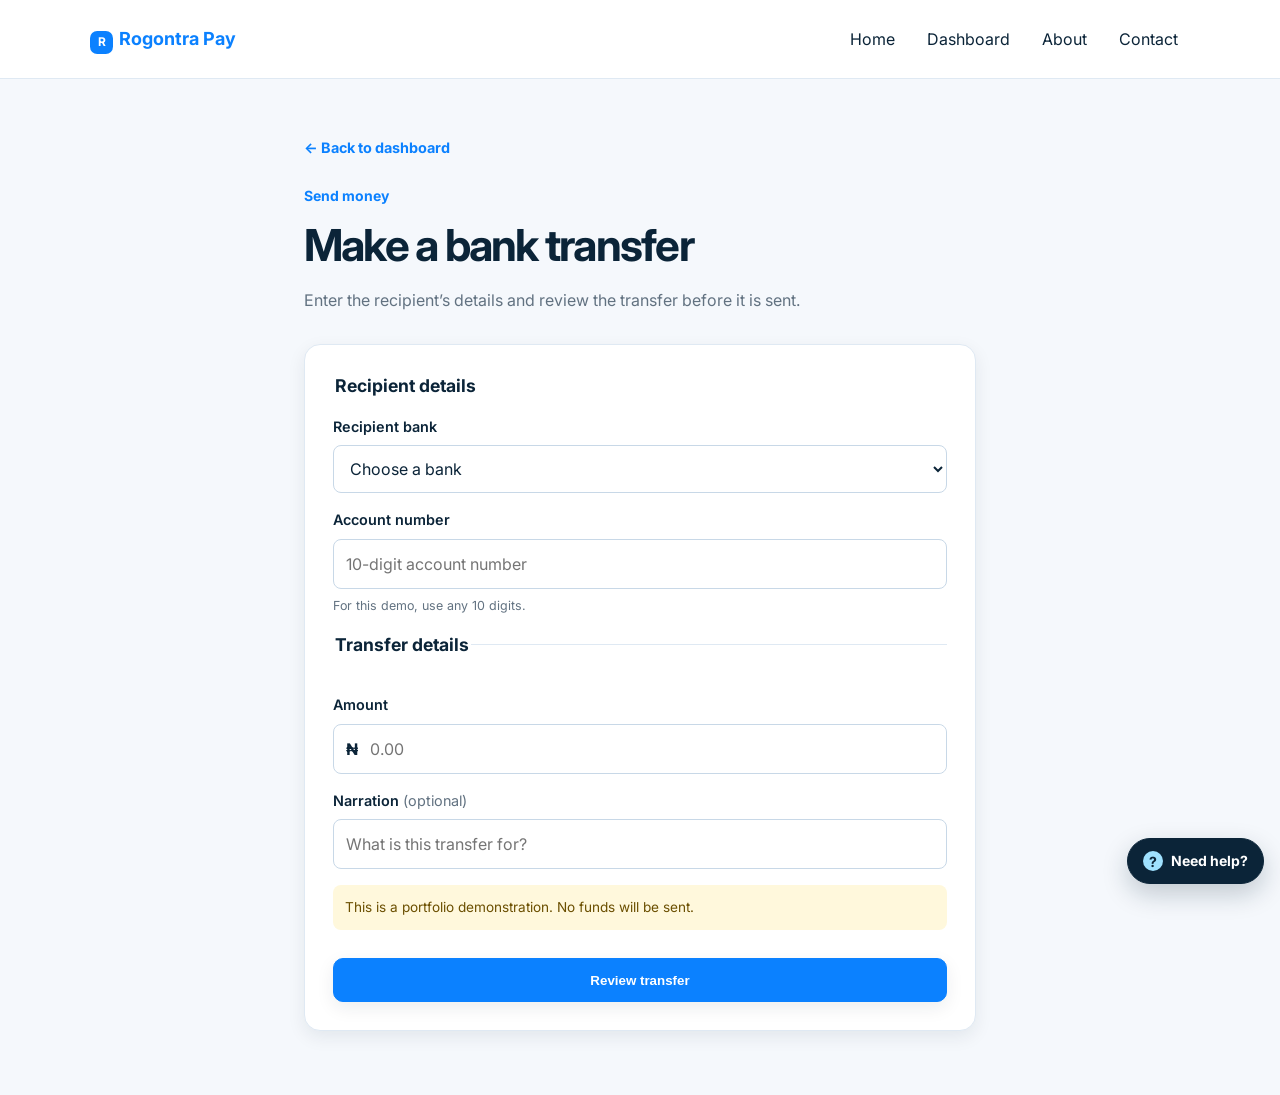
<file: transfer.html>
<!doctype html>
<html lang="en">
<head>
  <link rel="preconnect" href="https://fonts.googleapis.com">
  <link rel="preconnect" href="https://fonts.gstatic.com" crossorigin>
  <link href="https://fonts.googleapis.com/css2?family=Inter:wght@400;500;600;700&display=swap" rel="stylesheet">
  <meta charset="utf-8">
  <meta name="viewport" content="width=device-width, initial-scale=1">
  <meta name="description" content="Rogontra Pay transfer demo for sending money to a bank account.">
  <title>Rogontra Pay — Transfer money</title>
  <link rel="stylesheet" href="css/style.css">
</head>
<body class="dashboard-page">
  <header class="dashboard-header">
    <div class="container">
      <a href="index.html" class="logo"><span class="logo-mark" aria-hidden="true">R</span>Rogontra Pay</a>
      <button class="nav-toggle" type="button" aria-controls="primary-navigation" aria-expanded="false" aria-label="Open main menu"><span class="nav-toggle-bars" aria-hidden="true"><span class="nav-toggle-bar"></span><span class="nav-toggle-bar"></span><span class="nav-toggle-bar"></span></span></button>
      <nav id="primary-navigation" class="nav" aria-label="Main navigation">
        <ul class="nav-list">
          <li><a href="index.html">Home</a></li>
          <li><a href="dashboard.html">Dashboard</a></li>
          <li><a href="about.html">About</a></li>
          <li><a href="contact.html">Contact</a></li>
        </ul>
      </nav>
    </div>
  </header>

  <main class="transfer-main">
    <div class="transfer-shell">
      <a class="back-link" href="dashboard.html">← Back to dashboard</a>
      <div class="transfer-heading">
        <p class="eyebrow">Send money</p>
        <h1>Make a bank transfer</h1>
        <p>Enter the recipient’s details and review the transfer before it is sent.</p>
      </div>

      <form class="transfer-form" data-transfer-form novalidate>
        <fieldset>
          <legend>Recipient details</legend>
          <label for="bank">Recipient bank</label>
          <select id="bank" name="bank" required>
            <option value="">Choose a bank</option>
            <option>Access Bank</option>
            <option>First Bank</option>
            <option>GTCO</option>
            <option>Kuda</option>
            <option>Moniepoint MFB</option>
            <option>Opay</option>
          </select>

          <label for="account-number">Account number</label>
          <input id="account-number" name="accountNumber" type="text" inputmode="numeric" pattern="[0-9]{10}" minlength="10" maxlength="10" placeholder="10-digit account number" required>
          <p class="field-hint">For this demo, use any 10 digits.</p>
        </fieldset>

        <fieldset>
          <legend>Transfer details</legend>
          <label for="amount">Amount</label>
          <div class="amount-input"><span aria-hidden="true">₦</span><input id="amount" name="amount" type="number" min="100" step="100" placeholder="0.00" required></div>

          <label for="narration">Narration <span>(optional)</span></label>
          <input id="narration" name="narration" type="text" maxlength="50" placeholder="What is this transfer for?">
        </fieldset>

        <p class="transfer-notice">This is a portfolio demonstration. No funds will be sent.</p>
        <button class="btn-primary transfer-submit" type="submit">Review transfer</button>
      </form>

      <section class="transfer-review" id="transfer-review" hidden tabindex="-1" aria-labelledby="review-heading">
        <p class="eyebrow">Review transfer</p>
        <h2 id="review-heading">Confirm the details</h2>
        <dl class="review-list">
          <div><dt>Recipient bank</dt><dd data-review-bank></dd></div>
          <div><dt>Account number</dt><dd data-review-account></dd></div>
          <div><dt>Amount</dt><dd data-review-amount></dd></div>
          <div><dt>Narration</dt><dd data-review-narration></dd></div>
        </dl>
        <div class="review-actions">
          <button class="btn-secondary" type="button" data-edit-transfer>Edit details</button>
          <button class="btn-primary" type="button" data-demo-action="Transfer confirmation will be connected to the secure backend later.">Continue securely</button>
        </div>
      </section>
    </div>
  </main>
  <div class="toast" role="status" aria-live="polite"></div>
  <script src="js/main.js"></script>
</body>
</html>
</file>
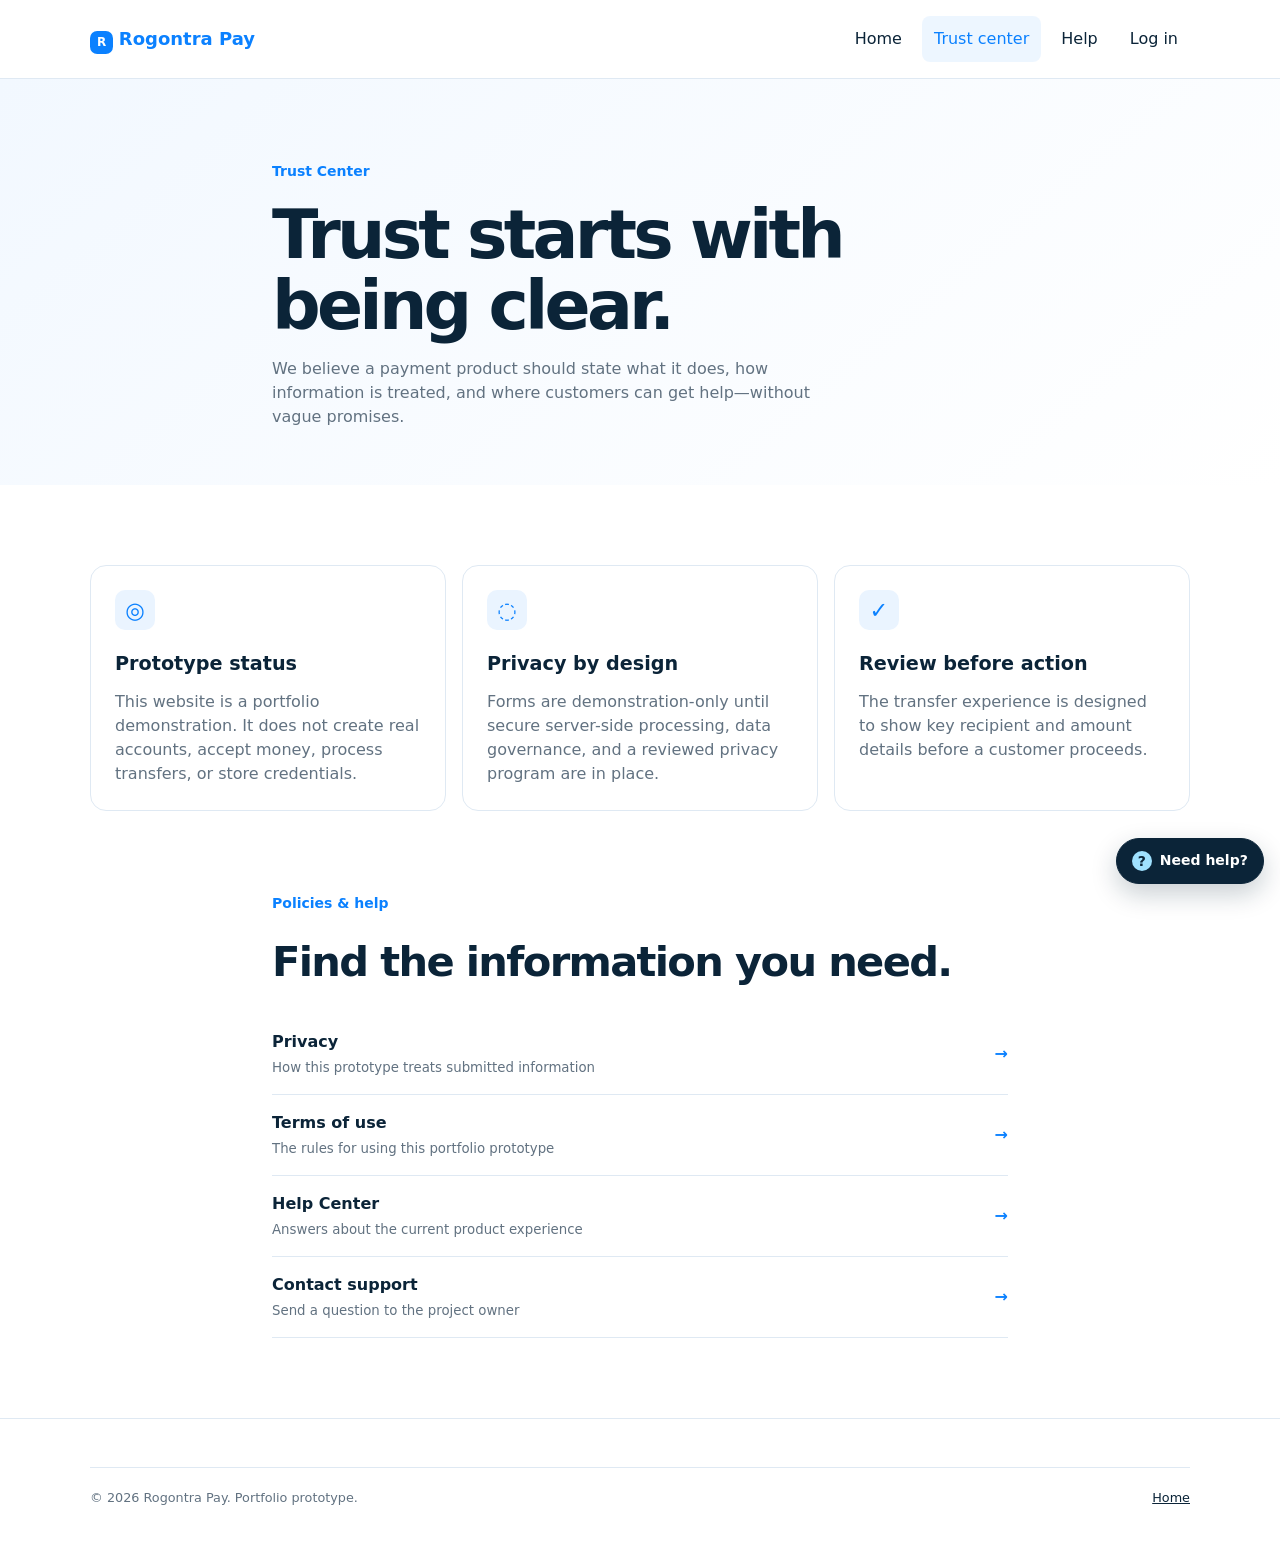
<file: trust.html>
<!doctype html>
<html lang="en">
<head><meta charset="utf-8"><meta name="viewport" content="width=device-width, initial-scale=1"><meta name="description" content="Rogontra Pay Trust Center: prototype boundaries, privacy, and product safety information."><title>Rogontra Pay — Trust Center</title><link rel="stylesheet" href="css/style.css"></head>
<body>
  <header><div class="container"><a href="index.html" class="logo"><span class="logo-mark" aria-hidden="true">R</span>Rogontra Pay</a><button class="nav-toggle" type="button" aria-controls="primary-navigation" aria-expanded="false" aria-label="Open main menu"><span class="nav-toggle-bars" aria-hidden="true"><span class="nav-toggle-bar"></span><span class="nav-toggle-bar"></span><span class="nav-toggle-bar"></span></span></button><nav id="primary-navigation" class="nav" aria-label="Main navigation"><ul class="nav-list"><li><a href="index.html">Home</a></li><li><a href="trust.html" aria-current="page">Trust center</a></li><li><a href="help.html">Help</a></li><li><a href="login.html">Log in</a></li></ul></nav></div></header>
  <main><section class="page-hero"><div class="container narrow-content"><span class="eyebrow">Trust Center</span><h1>Trust starts with being clear.</h1><p>We believe a payment product should state what it does, how information is treated, and where customers can get help—without vague promises.</p></div></section>
  <section class="trust-grid-section"><div class="container trust-card-grid"><article class="trust-card"><span class="trust-icon">◎</span><h2>Prototype status</h2><p>This website is a portfolio demonstration. It does not create real accounts, accept money, process transfers, or store credentials.</p></article><article class="trust-card"><span class="trust-icon">◌</span><h2>Privacy by design</h2><p>Forms are demonstration-only until secure server-side processing, data governance, and a reviewed privacy program are in place.</p></article><article class="trust-card"><span class="trust-icon">✓</span><h2>Review before action</h2><p>The transfer experience is designed to show key recipient and amount details before a customer proceeds.</p></article></div></section>
  <section class="policy-links"><div class="container narrow-content"><span class="eyebrow">Policies & help</span><h2>Find the information you need.</h2><a href="privacy.html"><span><strong>Privacy</strong><small>How this prototype treats submitted information</small></span><b aria-hidden="true">→</b></a><a href="terms.html"><span><strong>Terms of use</strong><small>The rules for using this portfolio prototype</small></span><b aria-hidden="true">→</b></a><a href="help.html"><span><strong>Help Center</strong><small>Answers about the current product experience</small></span><b aria-hidden="true">→</b></a><a href="contact.html"><span><strong>Contact support</strong><small>Send a question to the project owner</small></span><b aria-hidden="true">→</b></a></div></section></main>
  <footer class="site-footer"><div class="container footer-bottom"><p>© <span id="year"></span> Rogontra Pay. Portfolio prototype.</p><a href="index.html">Home</a></div></footer><script src="js/main.js"></script>
</body>
</html>
</file>
<file: css/style.css>
:root {
  --bg: #ffffff;
  --surface: #f5f9fd;
  --text: #0b2438;
  --muted: #627281;
  --brand: #0b81ff;
  --brand-dark: #0064cc;
  --accent: #9fe1ff;
  --border: #dfe9f3;
  --container-max: 1100px;
  --radius: 12px;
  --shadow: 0 6px 18px rgba(11, 36, 56, 0.08);
}

* { box-sizing: border-box; margin: 0; }

html {
  font-family: Inter, system-ui, -apple-system, BlinkMacSystemFont, "Segoe UI", sans-serif;
  color: var(--text);
  background: var(--bg);
  scroll-behavior: smooth;
}

body { min-width: 320px; overflow-x: clip; line-height: 1.5; -webkit-font-smoothing: antialiased; }
img { display: block; max-width: 100%; }
a { color: inherit; }

.container { width: min(90%, var(--container-max)); margin-inline: auto; }

header { position: sticky; top: 0; z-index: 1000; isolation: isolate; border-bottom: 1px solid var(--border); background: rgba(255, 255, 255, 0.94); backdrop-filter: blur(12px); }
header .container { display: flex; flex-wrap: wrap; align-items: center; justify-content: space-between; gap: 0.75rem; padding-block: 1rem; }

.logo { color: var(--brand); font-size: 1.125rem; font-weight: 700; text-decoration: none; }
.logo-mark { display: inline-grid; width: 1.45rem; height: 1.45rem; margin-right: 0.35rem; place-items: center; color: #ffffff; font-size: 0.75rem; background: var(--brand); border-radius: 0.45rem; vertical-align: -0.1rem; }
.header-link { color: var(--brand); font-size: 0.9rem; font-weight: 700; text-decoration: none; }

.nav-toggle { position: relative; z-index: 2; display: inline-flex; align-items: center; justify-content: center; min-width: 2.75rem; min-height: 2.75rem; padding: 0.4rem; color: var(--text); background: transparent; border: 0; border-radius: 8px; cursor: pointer; }
.nav { position: absolute; top: 100%; right: 0; z-index: 1; display: block; width: min(21rem, 86vw); height: calc(100dvh - 4.75rem); padding: 1.25rem; overflow-y: auto; background: #ffffff; border-left: 1px solid var(--border); box-shadow: -16px 0 32px rgba(11, 36, 56, 0.2); opacity: 0; visibility: hidden; pointer-events: none; transform: translateX(100%); transition: opacity 180ms ease, transform 220ms ease, visibility 220ms ease; }
.nav.is-open { opacity: 1; visibility: visible; pointer-events: auto; transform: translateX(0); }
.nav::before { content: 'Menu'; display: block; margin: 0.15rem 0 0.7rem; color: var(--muted); font-size: 0.75rem; font-weight: 700; letter-spacing: 0.08em; text-transform: uppercase; }
.nav-list { display: flex; flex-direction: column; gap: 0.45rem; padding: 0; list-style: none; }
.nav-list a { display: block; min-height: 2.75rem; padding: 0.7rem 0.75rem; border-radius: 8px; text-decoration: none; }
.nav-list a:hover, .nav-list a[aria-current="page"] { color: var(--brand); background: rgba(11, 129, 255, 0.07); }
.nav-toggle-bars { display: grid; gap: 0.28rem; width: 1.35rem; }
.nav-toggle-bar { display: block; width: 100%; height: 0.14rem; background: currentColor; border-radius: 999px; transform-origin: center; transition: transform 220ms ease, opacity 180ms ease; }
.nav-toggle[aria-expanded="true"] .nav-toggle-bar:nth-child(1) { transform: translateY(0.42rem) rotate(45deg); }
.nav-toggle[aria-expanded="true"] .nav-toggle-bar:nth-child(2) { opacity: 0; transform: scaleX(0.4); }
.nav-toggle[aria-expanded="true"] .nav-toggle-bar:nth-child(3) { transform: translateY(-0.42rem) rotate(-45deg); }
body.menu-open { overflow: hidden; }

.hero { padding-block: 3.5rem; background: linear-gradient(180deg, #f2f8ff 0%, #ffffff 100%); }
.hero-inner { display: grid; gap: 2rem; align-items: center; }
.eyebrow { display: inline-block; margin-bottom: 0.75rem; color: var(--brand); font-size: 0.875rem; font-weight: 700; }
.hero h1 { max-width: 15ch; font-size: clamp(2.25rem, 7vw, 4rem); line-height: 1.05; letter-spacing: -0.04em; }
.hero p { max-width: 56ch; margin-top: 1rem; color: var(--muted); }
.hero-ctas { display: flex; flex-wrap: wrap; gap: 0.75rem; margin-top: 1.5rem; }

.btn-primary, .btn-secondary { display: inline-flex; align-items: center; justify-content: center; min-height: 2.8rem; padding: 0.7rem 1.05rem; border-radius: 10px; font-weight: 700; text-decoration: none; cursor: pointer; transition: background-color 180ms ease, border-color 180ms ease, transform 180ms ease; }
.btn-primary { color: #ffffff; background: var(--brand); border: 1px solid var(--brand); box-shadow: var(--shadow); }
.btn-secondary { color: var(--brand); background: #ffffff; border: 1px solid #b9d9fc; }
.btn-primary:hover { background: var(--brand-dark); border-color: var(--brand-dark); transform: translateY(-1px); }
.btn-secondary:hover { background: #eef7ff; border-color: var(--brand); }
.hero-media { width: min(100%, 38rem); justify-self: center; }

.features, .contact-section { padding-block: 4rem; }
.features h2, .contact-section h2 { font-size: clamp(1.65rem, 4vw, 2.2rem); }
.feature-grid { display: grid; gap: 1rem; margin-top: 1.5rem; }
.feature { padding: 1.25rem; background: var(--surface); border: 1px solid var(--border); border-radius: var(--radius); }
.feature h3 { font-size: 1.1rem; }
.feature p { margin-top: 0.5rem; color: var(--muted); }

form { display: grid; max-width: 38rem; gap: 0.5rem; margin-top: 1.5rem; }
label { margin-top: 0.5rem; font-size: 0.9rem; font-weight: 600; }
input, textarea { width: 100%; padding: 0.75rem; color: var(--text); font: inherit; background: #ffffff; border: 1px solid #c8d8e7; border-radius: 8px; }
textarea { resize: vertical; }
button[type="submit"] { margin-top: 0.75rem; }
.form-status { min-height: 1.5rem; color: #087443; font-size: 0.9rem; }

footer { padding-block: 1.5rem; border-top: 1px solid var(--border); color: var(--muted); }
.footer-nav { display: flex; gap: 0.75rem; margin-top: 0.5rem; }
.footer-nav a { color: var(--text); }
:focus-visible { outline: 3px solid rgba(11, 129, 255, 0.35); outline-offset: 3px; }

@media (min-width: 700px) {
  .nav-toggle { display: none; }
  .nav { position: static; display: block; width: auto; height: auto; max-height: none; padding: 0; overflow: visible; background: transparent; border: 0; border-radius: 0; box-shadow: none; opacity: 1; visibility: visible; pointer-events: auto; transform: none; }
  .nav::before { display: none; }
  .nav-list { flex-direction: row; align-items: center; gap: 0.5rem; }
  .hero { padding-block: 5.5rem; }
  .hero-inner { grid-template-columns: minmax(0, 1fr) minmax(18rem, 0.9fr); }
  .feature-grid { grid-template-columns: repeat(3, 1fr); }
}

@media (prefers-reduced-motion: reduce) {
  *, *::before, *::after { scroll-behavior: auto !important; transition-duration: 0.01ms !important; }
}

/* Public landing pages and trust center */
.hero-home { overflow: hidden; background: linear-gradient(140deg, #f2f8ff 0%, #ffffff 72%); }
.prototype-label { margin-top: 1rem; color: var(--muted); font-size: 0.78rem; }
.proof-strip { padding-block: 1rem; color: #ffffff; background: var(--text); }
.proof-strip .container { display: flex; flex-wrap: wrap; gap: 0.5rem 2rem; justify-content: space-between; }
.proof-strip p { font-size: 0.82rem; font-weight: 600; }
.product-section, .faq-section, .trust-grid-section, .help-section { padding-block: 5rem; }
.section-intro { max-width: 42rem; }
.section-intro h2, .showcase-grid h2, .trust-preview h2, .cta-section h2 { margin-top: 0.35rem; font-size: clamp(2rem, 5vw, 3.1rem); line-height: 1.08; letter-spacing: -0.045em; }
.section-intro > p, .showcase-grid > div > p, .trust-preview p { margin-top: 1rem; color: var(--muted); }
.feature-grid-rich { margin-top: 2.25rem; }
.feature-number { display: inline-block; margin-bottom: 1.5rem; color: var(--brand); font-size: 0.8rem; font-weight: 700; }
.showcase-section { padding-block: 5rem; background: #f4f8fc; }
.showcase-grid, .trust-preview-grid { display: grid; gap: 2rem; align-items: center; }
.text-link { display: inline-flex; gap: 0.4rem; margin-top: 1.5rem; color: var(--brand); font-weight: 700; text-decoration: none; }
.showcase-card { padding: 1.25rem; background: #ffffff; border: 1px solid var(--border); border-radius: 18px; box-shadow: var(--shadow); }
.mini-transaction { display: grid; grid-template-columns: auto 1fr auto; gap: 0.7rem; align-items: center; padding-block: 1rem; font-size: 0.9rem; border-bottom: 1px solid var(--border); }
.mini-transaction small { display: block; color: var(--muted); font-size: 0.75rem; }
.mini-transaction strong { font-size: 0.8rem; white-space: nowrap; }
.trust-preview { padding-block: 5rem; color: #ffffff; background: linear-gradient(135deg, #0b2438, #0759ae); }
.trust-preview .eyebrow { color: var(--accent); }
.trust-preview p { color: rgba(255, 255, 255, 0.78); }
.trust-preview .btn-secondary { margin-top: 1.5rem; color: #ffffff; background: transparent; border-color: rgba(255, 255, 255, 0.5); }
.trust-check-list { display: grid; gap: 1rem; padding: 1.5rem; margin: 0; list-style: none; background: rgba(255, 255, 255, 0.1); border: 1px solid rgba(255, 255, 255, 0.15); border-radius: 16px; }
.trust-check-list li { display: flex; gap: 0.75rem; align-items: center; }
.trust-check-list span { display: grid; flex: 0 0 auto; width: 1.5rem; height: 1.5rem; place-items: center; color: var(--text); font-size: 0.8rem; font-weight: 700; background: var(--accent); border-radius: 50%; }
.faq-list { display: grid; gap: 0.75rem; margin-block: 2rem; }
.faq-list details { padding: 1rem 1.15rem; background: #ffffff; border: 1px solid var(--border); border-radius: 10px; }
.faq-list summary { font-weight: 700; cursor: pointer; }
.faq-list details p { margin-top: 0.75rem; color: var(--muted); }
.cta-section { padding-block: 5rem; text-align: center; background: #eaf4ff; }
.cta-section h2 { max-width: 23ch; margin: 0.35rem auto 1.5rem; }
.site-footer { padding-top: 3rem; color: var(--muted); background: #ffffff; border-top: 1px solid var(--border); }
.footer-grid { display: grid; gap: 2rem; padding-bottom: 2.5rem; }
.footer-grid > div:not(:first-child) { display: grid; align-content: start; gap: 0.55rem; }
.footer-grid a:not(.logo) { color: var(--text); font-size: 0.9rem; text-decoration: none; }
.footer-description { max-width: 30ch; margin-top: 0.85rem; font-size: 0.9rem; }
.footer-heading { color: var(--text); font-size: 0.85rem; font-weight: 700; }
.footer-bottom { display: flex; flex-wrap: wrap; gap: 0.5rem 1rem; justify-content: space-between; padding-block: 1.25rem; border-top: 1px solid var(--border); font-size: 0.8rem; }
.footer-bottom a { color: var(--text); }
.page-hero { padding-block: 5rem 3.5rem; background: linear-gradient(140deg, #f2f8ff, #ffffff); }
.narrow-content { width: min(90%, 46rem); margin-inline: auto; }
.page-hero h1, .legal-page h1 { margin-top: 0.35rem; font-size: clamp(2.35rem, 7vw, 4.25rem); line-height: 1.04; letter-spacing: -0.055em; }
.page-hero p { max-width: 57ch; margin-top: 1rem; color: var(--muted); }
.trust-card-grid { display: grid; gap: 1rem; }
.trust-card { padding: 1.5rem; background: #ffffff; border: 1px solid var(--border); border-radius: 16px; }
.trust-card h2 { margin-top: 1.25rem; font-size: 1.2rem; }
.trust-card p { margin-top: 0.65rem; color: var(--muted); }
.trust-icon { display: grid; width: 2.5rem; height: 2.5rem; place-items: center; color: var(--brand); font-size: 1.4rem; background: #eaf4ff; border-radius: 10px; }
.policy-links { padding-bottom: 5rem; }
.policy-links h2 { margin: 0.35rem 0 1.25rem; font-size: clamp(1.8rem, 5vw, 2.6rem); letter-spacing: -0.04em; }
.policy-links a { display: flex; align-items: center; justify-content: space-between; gap: 1rem; padding-block: 1rem; color: var(--text); text-decoration: none; border-bottom: 1px solid var(--border); }
.policy-links small { display: block; margin-top: 0.25rem; color: var(--muted); }
.policy-links b { color: var(--brand); }
.help-contact { padding: 1.5rem; margin-top: 2rem; background: #eaf4ff; border-radius: 16px; }
.help-contact p { margin-top: 0.5rem; color: var(--muted); }
.help-contact .btn-primary { margin-top: 1.25rem; }
.legal-page { padding-block: 4rem 5rem; }
.legal-updated { margin-top: 0.75rem; color: var(--muted); font-size: 0.85rem; }
.legal-notice { padding: 1rem; margin: 2rem 0; color: #5f4900; background: #fff8dc; border-radius: 10px; }
.legal-page h2 { margin-top: 2rem; font-size: 1.35rem; }
.legal-page h2 + p { margin-top: 0.65rem; color: var(--muted); }
.legal-page a { color: var(--brand); }
.not-found-page { display: grid; min-height: 100vh; place-items: center; background: #f2f8ff; }
.not-found-content { width: min(90%, 35rem); text-align: center; }
.not-found-content .logo { display: inline-block; margin-bottom: 4rem; }
.not-found-content h1 { margin-top: 0.4rem; font-size: clamp(2.5rem, 9vw, 5rem); line-height: 1; letter-spacing: -0.06em; }
.not-found-content p:not(.eyebrow) { margin-top: 1rem; color: var(--muted); }
.not-found-content .btn-primary { margin-top: 1.5rem; }

@media (min-width: 700px) {
  .showcase-grid, .trust-preview-grid { grid-template-columns: 1fr 1fr; gap: 4rem; }
  .trust-card-grid, .footer-grid { grid-template-columns: repeat(3, 1fr); }
}

/* Dashboard */
.dashboard-page { background: #f5f8fc; }
.dashboard-header { background: #ffffff; }
.dashboard-main { padding-block: 2.5rem 4rem; }
.dashboard-greeting { display: flex; align-items: flex-start; justify-content: space-between; gap: 1rem; }
.dashboard-greeting .eyebrow { margin-bottom: 0.35rem; }
.dashboard-greeting h1 { font-size: clamp(1.8rem, 5vw, 2.5rem); letter-spacing: -0.035em; }
.dashboard-greeting p:not(.eyebrow) { margin-top: 0.45rem; color: var(--muted); }
.icon-button { display: grid; width: 2.75rem; height: 2.75rem; place-items: center; color: var(--brand); font-size: 1.5rem; background: #ffffff; border: 1px solid var(--border); border-radius: 50%; cursor: pointer; }

.account-summary { display: flex; flex-direction: column; gap: 1.5rem; margin-top: 2rem; padding: 1.5rem; color: #ffffff; background: linear-gradient(135deg, #0b2438, #0b81ff); border-radius: 20px; box-shadow: 0 16px 30px rgba(11, 81, 145, 0.2); }
.balance-copy > p { color: rgba(255, 255, 255, 0.72); font-size: 0.9rem; }
.balance-row { display: flex; flex-wrap: wrap; align-items: center; gap: 1rem; margin-top: 0.4rem; }
.balance-row strong { font-size: clamp(1.9rem, 6vw, 2.75rem); letter-spacing: -0.04em; }
.text-button { padding: 0; color: var(--brand); font: inherit; font-size: 0.875rem; font-weight: 700; background: transparent; border: 0; cursor: pointer; }
.account-summary .text-button { color: #ffffff; text-decoration: underline; text-underline-offset: 3px; }
.account-number { display: block; margin-top: 0.75rem; color: rgba(255, 255, 255, 0.76); font-size: 0.875rem; }
.balance-action { align-self: flex-start; color: #ffffff; background: transparent; border-color: rgba(255, 255, 255, 0.55); }
.balance-action:hover { color: var(--text); background: #ffffff; }

.quick-actions { margin-top: 2.5rem; }
.quick-actions h2, .dashboard-card h2 { font-size: 1.2rem; }
.action-grid { display: grid; grid-template-columns: repeat(2, 1fr); gap: 0.75rem; margin-top: 1rem; }
.action-card { display: grid; justify-items: start; gap: 0.75rem; padding: 1rem; color: var(--text); font: inherit; font-weight: 600; text-align: left; text-decoration: none; background: #ffffff; border: 1px solid var(--border); border-radius: var(--radius); cursor: pointer; transition: transform 180ms ease, border-color 180ms ease; }
.action-card:hover { border-color: var(--brand); transform: translateY(-2px); }
.action-icon { display: grid; width: 2.5rem; height: 2.5rem; place-items: center; color: var(--brand); font-size: 1.25rem; background: #eaf4ff; border-radius: 10px; }

.dashboard-grid { display: grid; gap: 1rem; margin-top: 2.5rem; }
.dashboard-card { padding: 1.25rem; background: #ffffff; border: 1px solid var(--border); border-radius: 16px; }
.card-heading { display: flex; align-items: flex-start; justify-content: space-between; gap: 1rem; }
.card-label { margin-bottom: 0.25rem; color: var(--muted); font-size: 0.875rem; }
.trend-positive, .amount-positive { color: #087443; }
.trend-positive { padding: 0.25rem 0.5rem; font-size: 0.8rem; font-weight: 700; background: #e6f7ef; border-radius: 999px; }
.chart { display: flex; align-items: end; height: 11rem; gap: 0.65rem; margin-top: 1.5rem; padding-bottom: 0.25rem; border-bottom: 1px solid var(--border); }
.chart span { flex: 1; min-width: 0.5rem; background: linear-gradient(180deg, #57a8ff, var(--brand)); border-radius: 5px 5px 0 0; }
.chart-labels { display: flex; justify-content: space-between; margin-top: 0.5rem; color: var(--muted); font-size: 0.72rem; }
.transaction-list { display: grid; gap: 1rem; margin-top: 1.25rem; padding: 0; list-style: none; }
.transaction-list li { display: grid; grid-template-columns: auto 1fr auto; align-items: center; gap: 0.75rem; }
.transaction-icon { display: grid; width: 2.3rem; height: 2.3rem; place-items: center; border-radius: 50%; font-weight: 700; }
.received { color: #087443; background: #e6f7ef; }
.sent { color: #a64a00; background: #fff0e3; }
.transaction-name { font-weight: 600; }
.transaction-name small { display: block; margin-top: 0.15rem; color: var(--muted); font-size: 0.75rem; font-weight: 400; }
.transaction-list strong { font-size: 0.875rem; white-space: nowrap; }
.toast { position: fixed; right: 1rem; bottom: 1rem; max-width: min(24rem, calc(100% - 2rem)); padding: 0.8rem 1rem; color: #ffffff; background: var(--text); border-radius: 8px; box-shadow: var(--shadow); opacity: 0; pointer-events: none; transform: translateY(1rem); transition: opacity 180ms ease, transform 180ms ease; }
.toast.is-visible { opacity: 1; transform: translateY(0); }

/* Guided help prototype */
.guide-launcher { position: fixed; right: 1rem; bottom: 1rem; z-index: 900; display: inline-flex; align-items: center; gap: 0.5rem; min-height: 2.9rem; padding: 0.7rem 0.95rem; color: #ffffff; font: inherit; font-size: 0.875rem; font-weight: 700; background: var(--text); border: 1px solid var(--text); border-radius: 999px; box-shadow: 0 10px 26px rgba(11, 36, 56, 0.22); cursor: pointer; }
.guide-launcher:hover { background: #163a55; }
.guide-launcher-mark { display: grid; width: 1.25rem; height: 1.25rem; place-items: center; color: var(--text); background: var(--accent); border-radius: 50%; }
.guide-panel { position: fixed; right: 1rem; bottom: 4.75rem; z-index: 1100; width: min(23rem, calc(100% - 2rem)); padding: 1.1rem; background: #ffffff; border: 1px solid var(--border); border-radius: 16px; box-shadow: 0 18px 42px rgba(11, 36, 56, 0.22); }
.guide-panel[hidden] { display: none; }
.guide-heading { display: flex; align-items: flex-start; justify-content: space-between; gap: 1rem; }
.guide-heading h2 { font-size: 1.05rem; }
.guide-heading p { margin-top: 0.2rem; color: var(--muted); font-size: 0.78rem; }
.guide-close { display: grid; flex: 0 0 auto; width: 2rem; height: 2rem; place-items: center; color: var(--text); font: inherit; font-size: 1.35rem; background: transparent; border: 0; border-radius: 7px; cursor: pointer; }
.guide-topics { display: grid; gap: 0.5rem; margin-top: 1rem; }
.guide-topic { width: 100%; padding: 0.7rem 0.75rem; color: var(--text); font: inherit; font-size: 0.86rem; font-weight: 600; text-align: left; background: #f5f9fd; border: 1px solid var(--border); border-radius: 8px; cursor: pointer; }
.guide-topic:hover, .guide-topic[aria-pressed="true"] { color: var(--brand-dark); background: #eaf4ff; border-color: #b9d9fc; }
.guide-answer { min-height: 5.5rem; padding: 0.85rem; margin-top: 0.75rem; color: var(--muted); font-size: 0.84rem; background: #f5f9fd; border-radius: 9px; }
.guide-safety-note { margin-top: 0.75rem; color: var(--muted); font-size: 0.72rem; }
body.menu-open .guide-launcher { opacity: 0; pointer-events: none; }

@media (min-width: 700px) {
  .dashboard-main { padding-top: 3.5rem; }
  .account-summary { flex-direction: row; align-items: center; justify-content: space-between; padding: 2rem; }
  .balance-action { align-self: center; }
  .action-grid { grid-template-columns: repeat(4, 1fr); }
  .dashboard-grid { grid-template-columns: minmax(0, 0.9fr) minmax(0, 1.1fr); }
}

/* Transfer flow */
.transfer-main { padding: 2.5rem 0 4rem; }
.transfer-shell { width: min(90%, 42rem); margin-inline: auto; }
.back-link { display: inline-block; color: var(--brand); font-size: 0.9rem; font-weight: 700; text-decoration: none; }
.transfer-heading { margin: 1.5rem 0 2rem; }
.transfer-heading .eyebrow { margin-bottom: 0.35rem; }
.transfer-heading h1 { font-size: clamp(2rem, 6vw, 2.75rem); letter-spacing: -0.04em; }
.transfer-heading > p:not(.eyebrow) { margin-top: 0.65rem; color: var(--muted); }
.transfer-form, .transfer-review { max-width: none; padding: 1.25rem; background: #ffffff; border: 1px solid var(--border); border-radius: 16px; box-shadow: var(--shadow); }
.transfer-form { gap: 1rem; }
.transfer-form fieldset { display: grid; gap: 0.5rem; padding: 0; border: 0; }
.transfer-form fieldset + fieldset { padding-top: 1.25rem; border-top: 1px solid var(--border); }
.transfer-form legend { margin-bottom: 0.5rem; font-size: 1.1rem; font-weight: 700; }
.transfer-form label span { color: var(--muted); font-weight: 400; }
.transfer-form select { width: 100%; padding: 0.75rem; color: var(--text); font: inherit; background: #ffffff; border: 1px solid #c8d8e7; border-radius: 8px; }
.field-hint { color: var(--muted); font-size: 0.78rem; }
.amount-input { display: flex; align-items: center; overflow: hidden; border: 1px solid #c8d8e7; border-radius: 8px; }
.amount-input:focus-within { outline: 3px solid rgba(11, 129, 255, 0.35); outline-offset: 3px; }
.amount-input span { padding-left: 0.75rem; font-weight: 700; }
.amount-input input { border: 0; outline: 0; }
.transfer-notice { padding: 0.75rem; color: #6b4f00; font-size: 0.85rem; background: #fff8dc; border-radius: 8px; }
.transfer-submit { width: 100%; }
.transfer-review { margin-top: 1rem; }
.transfer-form[hidden], .transfer-review[hidden] { display: none; }
.transfer-review h2 { margin-top: 0.25rem; font-size: 1.3rem; }
.review-list { margin-top: 1.25rem; }
.review-list div { display: flex; justify-content: space-between; gap: 1rem; padding: 0.85rem 0; border-bottom: 1px solid var(--border); }
.review-list dt { color: var(--muted); }
.review-list dd { margin: 0; font-weight: 700; text-align: right; }
.review-actions { display: flex; flex-wrap: wrap; gap: 0.75rem; margin-top: 1.25rem; }

@media (min-width: 700px) {
  .transfer-main { padding-top: 3.5rem; }
  .transfer-form, .transfer-review { padding: 1.75rem; }
}

/* Transaction history */
.transactions-main { padding: 2.5rem 0 4rem; }
.transactions-shell { width: min(90%, 52rem); margin-inline: auto; }
.transactions-heading { display: flex; flex-wrap: wrap; align-items: end; justify-content: space-between; gap: 1rem; margin: 1.5rem 0 2rem; }
.transactions-heading .eyebrow { margin-bottom: 0.35rem; }
.transactions-heading h1 { font-size: clamp(2rem, 6vw, 2.75rem); letter-spacing: -0.04em; }
.download-button { padding: 0.65rem 0.85rem; color: var(--brand); font: inherit; font-size: 0.875rem; font-weight: 700; background: #ffffff; border: 1px solid #b9d9fc; border-radius: 8px; cursor: pointer; }
.history-summary { display: grid; grid-template-columns: repeat(3, 1fr); gap: 0.5rem; }
.history-summary div { padding: 1rem; background: #ffffff; border: 1px solid var(--border); border-radius: 12px; }
.history-summary span { display: block; color: var(--muted); font-size: 0.75rem; }
.history-summary strong { display: block; margin-top: 0.3rem; font-size: clamp(0.85rem, 3vw, 1.15rem); white-space: nowrap; }
.history-card { margin-top: 1rem; padding: 1.25rem; background: #ffffff; border: 1px solid var(--border); border-radius: 16px; box-shadow: var(--shadow); }
.history-card-heading { display: flex; align-items: baseline; justify-content: space-between; gap: 1rem; }
.history-card-heading h2 { font-size: 1.2rem; }
.history-card-heading span { color: var(--muted); font-size: 0.8rem; }
.transaction-filters { display: flex; flex-wrap: wrap; gap: 0.5rem; margin: 1.25rem 0 0.5rem; }
.filter-button { padding: 0.45rem 0.75rem; color: var(--muted); font: inherit; font-size: 0.85rem; font-weight: 700; background: #ffffff; border: 1px solid var(--border); border-radius: 999px; cursor: pointer; }
.filter-button.is-active { color: #ffffff; background: var(--brand); border-color: var(--brand); }
.history-list { display: grid; margin: 0; padding: 0; list-style: none; }
.history-list li { display: grid; grid-template-columns: auto 1fr auto; align-items: center; gap: 0.75rem; padding: 1rem 0; border-bottom: 1px solid var(--border); }
.history-list li[hidden] { display: none; }
.empty-history { padding: 2rem 0 1rem; color: var(--muted); text-align: center; }

@media (min-width: 700px) {
  .transactions-main { padding-top: 3.5rem; }
  .history-card { padding: 1.75rem; }
}

/* Authentication */
.auth-page { min-height: 100vh; background: #f5f8fc; }
.auth-layout { display: grid; min-height: 100vh; }
.auth-intro { display: none; }
.auth-panel { display: grid; place-items: center; padding: 1.5rem; }
.auth-card { width: min(100%, 28rem); }
.mobile-back-link { margin-bottom: 2rem; }
.auth-card h2 { font-size: clamp(1.8rem, 6vw, 2.4rem); letter-spacing: -0.04em; }
.auth-subtitle { margin-top: 0.5rem; color: var(--muted); }
.auth-form { max-width: none; margin-top: 1.75rem; }
.auth-form input { margin-top: 0; }
.label-row { display: flex; align-items: baseline; justify-content: space-between; gap: 1rem; margin-top: 0.5rem; }
.label-row label { margin-top: 0; }
.password-field { display: flex; align-items: center; overflow: hidden; border: 1px solid #c8d8e7; border-radius: 8px; }
.password-field:focus-within { outline: 3px solid rgba(11, 129, 255, 0.35); outline-offset: 3px; }
.password-field input { border: 0; outline: 0; }
.password-toggle { padding: 0.5rem 0.75rem; color: var(--brand); font: inherit; font-size: 0.8rem; font-weight: 700; background: transparent; border: 0; cursor: pointer; }
.terms-label { display: flex; align-items: flex-start; gap: 0.65rem; color: var(--muted); font-size: 0.85rem; font-weight: 400; }
.terms-label input { width: auto; margin-top: 0.2rem; }
.auth-submit { width: 100%; margin-top: 0.75rem; }
.auth-switch { margin-top: 1.5rem; color: var(--muted); font-size: 0.9rem; text-align: center; }
.auth-switch a { color: var(--brand); font-weight: 700; }
.auth-demo-note { margin-top: 1.5rem; color: var(--muted); font-size: 0.75rem; text-align: center; }

@media (min-width: 800px) {
  .auth-layout { grid-template-columns: minmax(18rem, 0.9fr) minmax(28rem, 1.1fr); }
  .auth-intro { display: flex; flex-direction: column; justify-content: space-between; padding: 3rem clamp(2rem, 6vw, 6rem); color: #ffffff; background: linear-gradient(145deg, #0b2438, #0b81ff); }
  .auth-intro .logo { color: #ffffff; }
  .auth-intro h1 { max-width: 12ch; margin-top: 0.5rem; font-size: clamp(2.4rem, 4vw, 4rem); line-height: 1.05; letter-spacing: -0.05em; }
  .auth-intro div > p:not(.eyebrow) { max-width: 43ch; margin-top: 1.25rem; color: rgba(255, 255, 255, 0.78); }
  .auth-intro .eyebrow { color: var(--accent); }
  .auth-footer-copy { color: rgba(255, 255, 255, 0.66); font-size: 0.85rem; }
  .auth-panel { padding: 3rem; background: #ffffff; }
  .mobile-back-link { display: none; }
}
</file>
